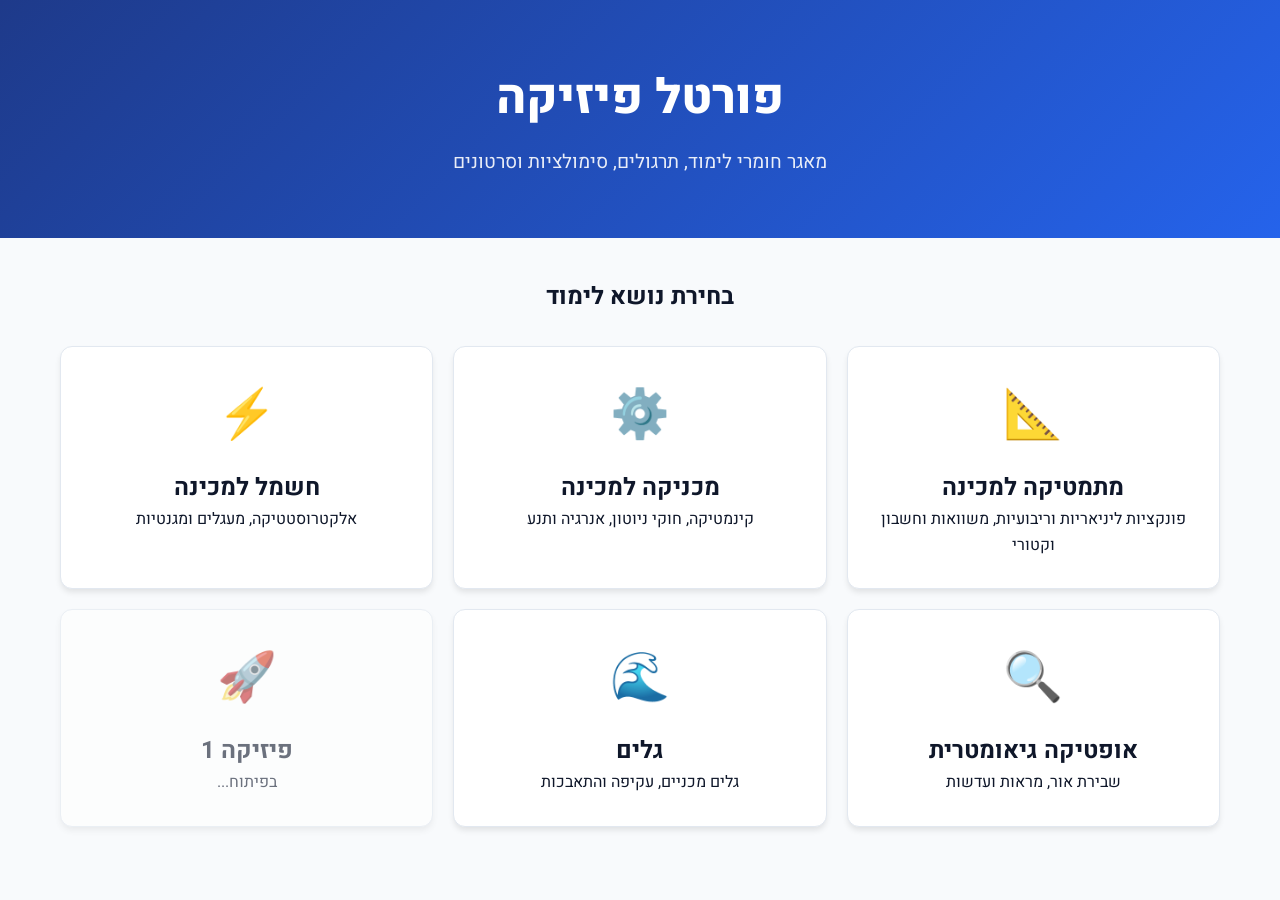
<file: index.html>
<!DOCTYPE html>
<html lang="he" dir="rtl">
<head>
    <meta charset="UTF-8">
    <meta name="viewport" content="width=device-width, initial-scale=1.0">
    <title>פורטל פיזיקה למכינה</title>
    <link href="https://fonts.googleapis.com/css2?family=Heebo:wght@300;400;600;800&display=swap" rel="stylesheet">
    <link rel="stylesheet" href="assets/style.css?v=2">
</head>
<body>
    <header class="hero-header">
        <div class="hero-content">
            <h1>פורטל פיזיקה</h1>
            <p>מאגר חומרי לימוד, תרגולים, סימולציות וסרטונים</p>
        </div>
    </header>

    <main class="container">
        <h2 class="section-title">בחירת נושא לימוד</h2>
        <div class="sectors-grid">
            <a href="math.html" class="sector-card">
                <div class="icon">📐</div>
                <h2>מתמטיקה למכינה</h2>
                <p>פונקציות ליניאריות וריבועיות, משוואות וחשבון וקטורי</p>
            </a>
            
            <a href="mechanics.html" class="sector-card active-card">
                <div class="icon">⚙️</div>
                <h2>מכניקה למכינה</h2>
                <p>קינמטיקה, חוקי ניוטון, אנרגיה ותנע</p>
            </a>
            
            <a href="electricity.html" class="sector-card">
                <div class="icon">⚡</div>
                <h2>חשמל למכינה</h2>
                <p>אלקטרוסטטיקה, מעגלים ומגנטיות</p>
            </a>

            <a href="optics.html" class="sector-card">
                <div class="icon">🔍</div>
                <h2>אופטיקה גיאומטרית</h2>
                <p>שבירת אור, מראות ועדשות</p>
            </a>

            <a href="waves.html" class="sector-card">
                <div class="icon">🌊</div>
                <h2>גלים</h2>
                <p>גלים מכניים, עקיפה והתאבכות</p>
            </a>

            <div class="sector-card disabled-card">
                <div class="icon">🚀</div>
                <h2>פיזיקה 1</h2>
                <p>בפיתוח...</p>
            </div>
        </div>
    </main>
</body>
</html>
</file>
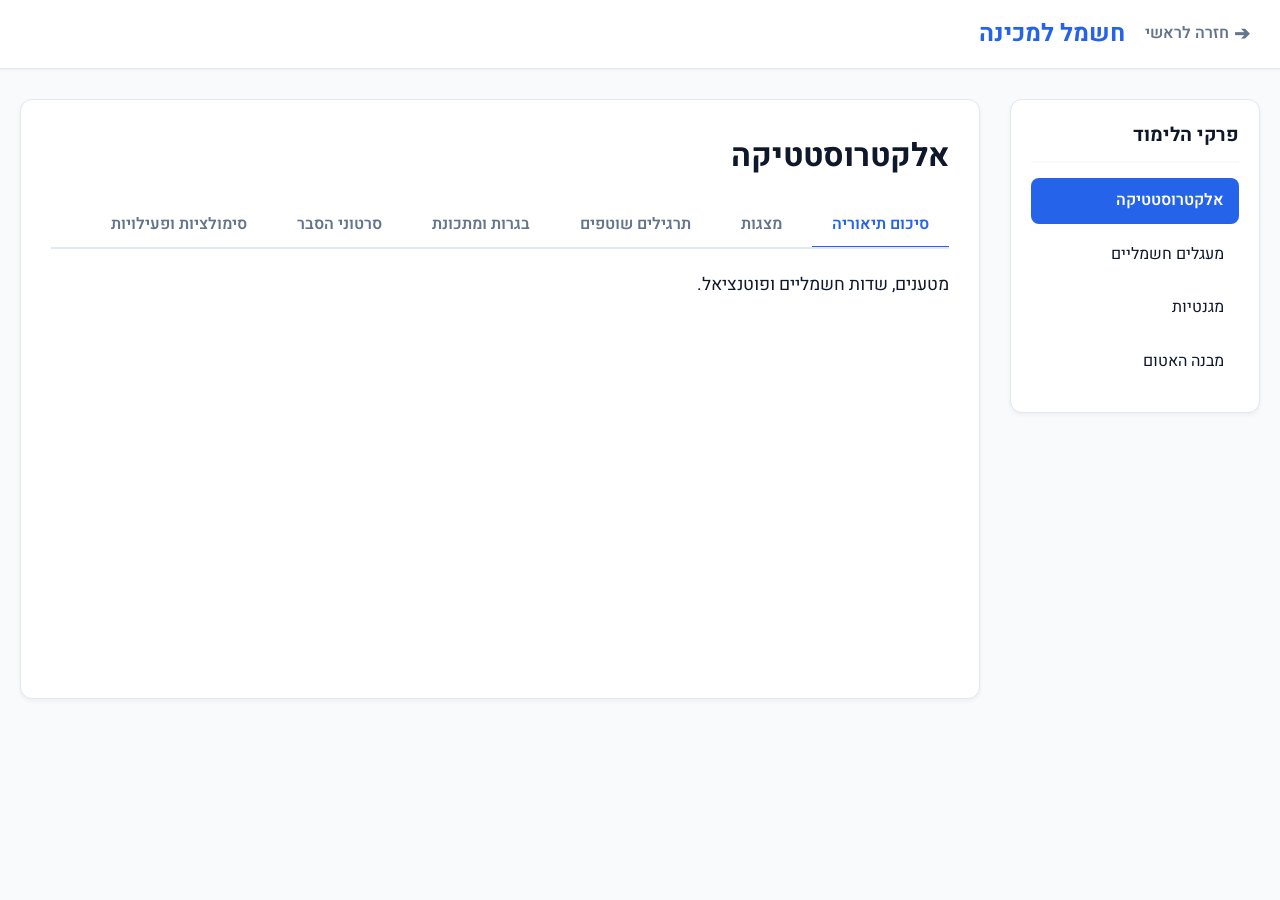
<file: electricity.html>
<!DOCTYPE html>
<html lang="he" dir="rtl">
<head>
    <meta charset="UTF-8">
    <meta name="viewport" content="width=device-width, initial-scale=1.0">
    <title>חשמל למכינה | פורטל פיזיקה</title>
    <link href="https://fonts.googleapis.com/css2?family=Heebo:wght@300;400;600;800&display=swap" rel="stylesheet">
    <link rel="stylesheet" href="assets/style.css?v=2">
</head>
<body>
    <nav class="top-nav">
        <a href="index.html" class="back-link">
            <span style="font-size: 1.2rem; margin-left: 5px;">➔</span> חזרה לראשי
        </a>
        <h1>חשמל למכינה</h1>
    </nav>

    <div class="layout-wrapper">
        <aside class="sidebar">
            <h2>פרקי הלימוד</h2>
            <ul class="chapter-list">
    <li><a href="#" class="chapter-link active" data-chapter="electrostatics">אלקטרוסטטיקה</a></li>
    <li><a href="#" class="chapter-link" data-chapter="circuits">מעגלים חשמליים</a></li>
    <li><a href="#" class="chapter-link" data-chapter="magnetism">מגנטיות</a></li>
    <li><a href="#" class="chapter-link" data-chapter="modern">מבנה האטום</a></li>
</ul>
        </aside>

        <main class="content-area">
            <h2 id="current-chapter-title">טוען נתונים...</h2>
            
            <div class="tabs-container">
                <div class="tabs-header">
                    <button class="tab-btn active" data-tab="tab-summary">סיכום תיאוריה</button>
                    <button class="tab-btn" data-tab="tab-presentations">מצגות</button>
                    <button class="tab-btn" data-tab="tab-exercises">תרגילים שוטפים</button>
                    <button class="tab-btn" data-tab="tab-exams">בגרות ומתכונת</button>
                    <button class="tab-btn" data-tab="tab-videos">סרטוני הסבר</button>
                    <button class="tab-btn" data-tab="tab-simulations">סימולציות ופעילויות</button>
                </div>

                <div class="tabs-body">
                    <div id="tab-summary" class="tab-pane active">
                        <div id="summary-content"></div>
                    </div>
                    
                    <div id="tab-presentations" class="tab-pane">
                        <div id="presentations-content"></div>
                    </div>
                    
                    <div id="tab-exercises" class="tab-pane">
                        <div id="exercises-content"></div>
                    </div>
                    
                    <div id="tab-exams" class="tab-pane">
                        <div id="exams-content"></div>
                    </div>
                    
                    <div id="tab-videos" class="tab-pane">
                        <div id="videos-content" class="video-grid"></div>
                    </div>
                    
                    <div id="tab-simulations" class="tab-pane">
                        <div id="simulations-embeds" class="video-grid" style="margin-bottom: 25px;"></div>
                        <div id="activities-content"></div>
                    </div>
                </div>
            </div>
        </main>
    </div>

    <!-- טעינת הנתונים והלוגיקה בסוף הדף -->
    <script src="data/content.js?v=18"></script>
    <script src="assets/app.js?v=9"></script>
</body>
</html>
</file>
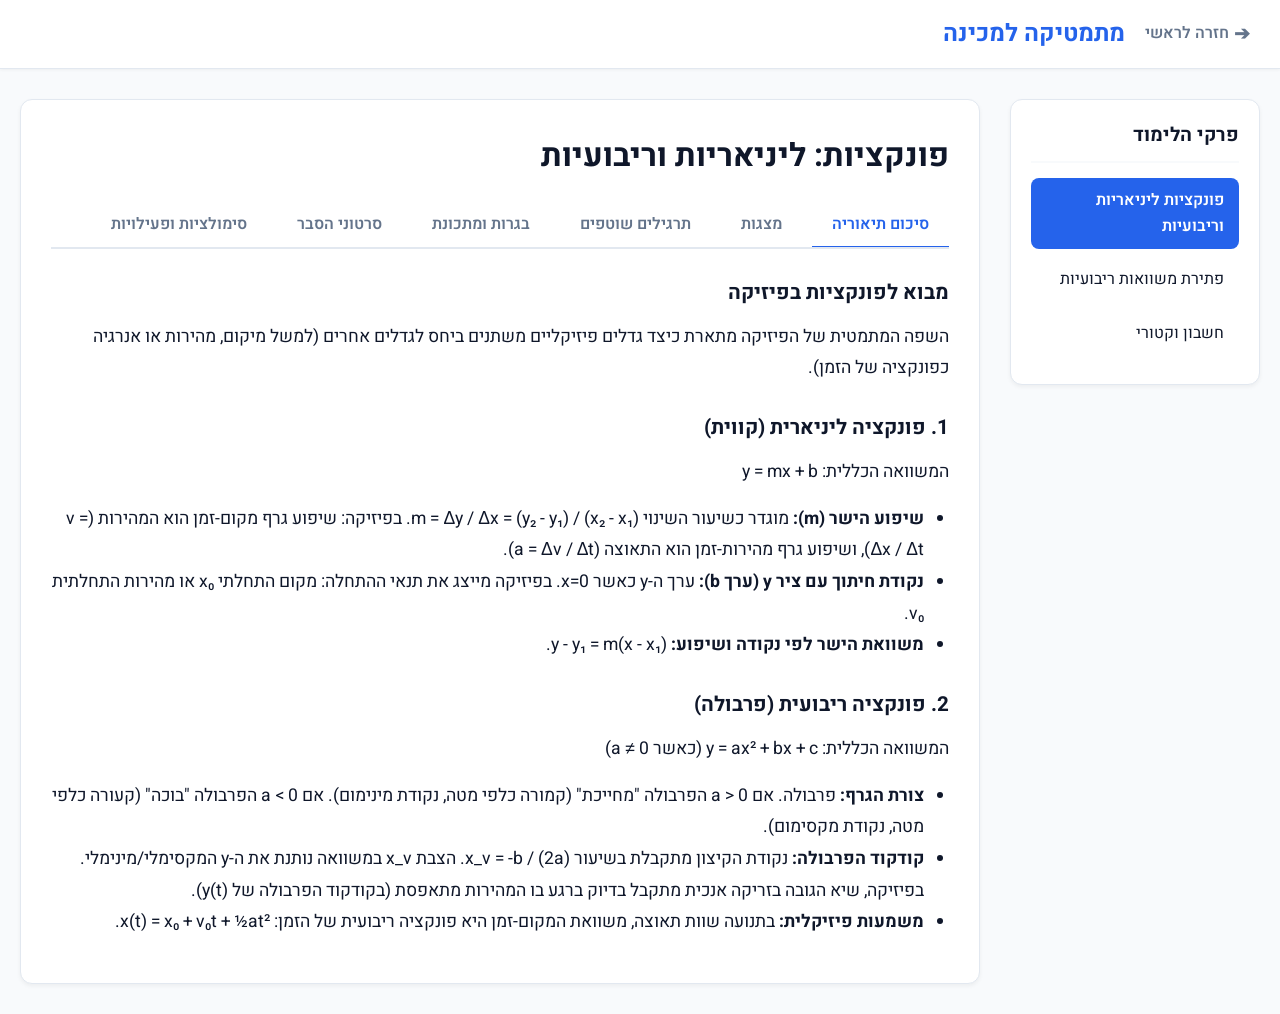
<file: math.html>
<!DOCTYPE html>
<html lang="he" dir="rtl">
<head>
    <meta charset="UTF-8">
    <meta name="viewport" content="width=device-width, initial-scale=1.0">
    <title>מתמטיקה למכינה | פורטל פיזיקה</title>
    <link href="https://fonts.googleapis.com/css2?family=Heebo:wght@300;400;600;800&display=swap" rel="stylesheet">
    <link rel="stylesheet" href="assets/style.css?v=2">
</head>
<body>
    <nav class="top-nav">
        <a href="index.html" class="back-link">
            <span style="font-size: 1.2rem; margin-left: 5px;">➔</span> חזרה לראשי
        </a>
        <h1>מתמטיקה למכינה</h1>
    </nav>

    <div class="layout-wrapper">
        <aside class="sidebar">
            <h2>פרקי הלימוד</h2>
            <ul class="chapter-list">
    <li><a href="#" class="chapter-link active" data-chapter="functions">פונקציות ליניאריות וריבועיות</a></li>
    <li><a href="#" class="chapter-link" data-chapter="quadratic_equations">פתירת משוואות ריבועיות</a></li>
    <li><a href="#" class="chapter-link" data-chapter="vectors">חשבון וקטורי</a></li>
</ul>
        </aside>

        <main class="content-area">
            <h2 id="current-chapter-title">טוען נתונים...</h2>
            
            <div class="tabs-container">
                <div class="tabs-header">
                    <button class="tab-btn active" data-tab="tab-summary">סיכום תיאוריה</button>
                    <button class="tab-btn" data-tab="tab-presentations">מצגות</button>
                    <button class="tab-btn" data-tab="tab-exercises">תרגילים שוטפים</button>
                    <button class="tab-btn" data-tab="tab-exams">בגרות ומתכונת</button>
                    <button class="tab-btn" data-tab="tab-videos">סרטוני הסבר</button>
                    <button class="tab-btn" data-tab="tab-simulations">סימולציות ופעילויות</button>
                </div>

                <div class="tabs-body">
                    <div id="tab-summary" class="tab-pane active">
                        <div id="summary-content"></div>
                    </div>
                    
                    <div id="tab-presentations" class="tab-pane">
                        <div id="presentations-content"></div>
                    </div>
                    
                    <div id="tab-exercises" class="tab-pane">
                        <div id="exercises-content"></div>
                    </div>
                    
                    <div id="tab-exams" class="tab-pane">
                        <div id="exams-content"></div>
                    </div>
                    
                    <div id="tab-videos" class="tab-pane">
                        <div id="videos-content" class="video-grid"></div>
                    </div>
                    
                    <div id="tab-simulations" class="tab-pane">
                        <div id="simulations-embeds" class="video-grid" style="margin-bottom: 25px;"></div>
                        <div id="activities-content"></div>
                    </div>
                </div>
            </div>
        </main>
    </div>

    <!-- טעינת הנתונים והלוגיקה בסוף הדף -->
    <script src="data/content.js?v=18"></script>
    <script src="assets/app.js?v=9"></script>
</body>
</html>
</file>
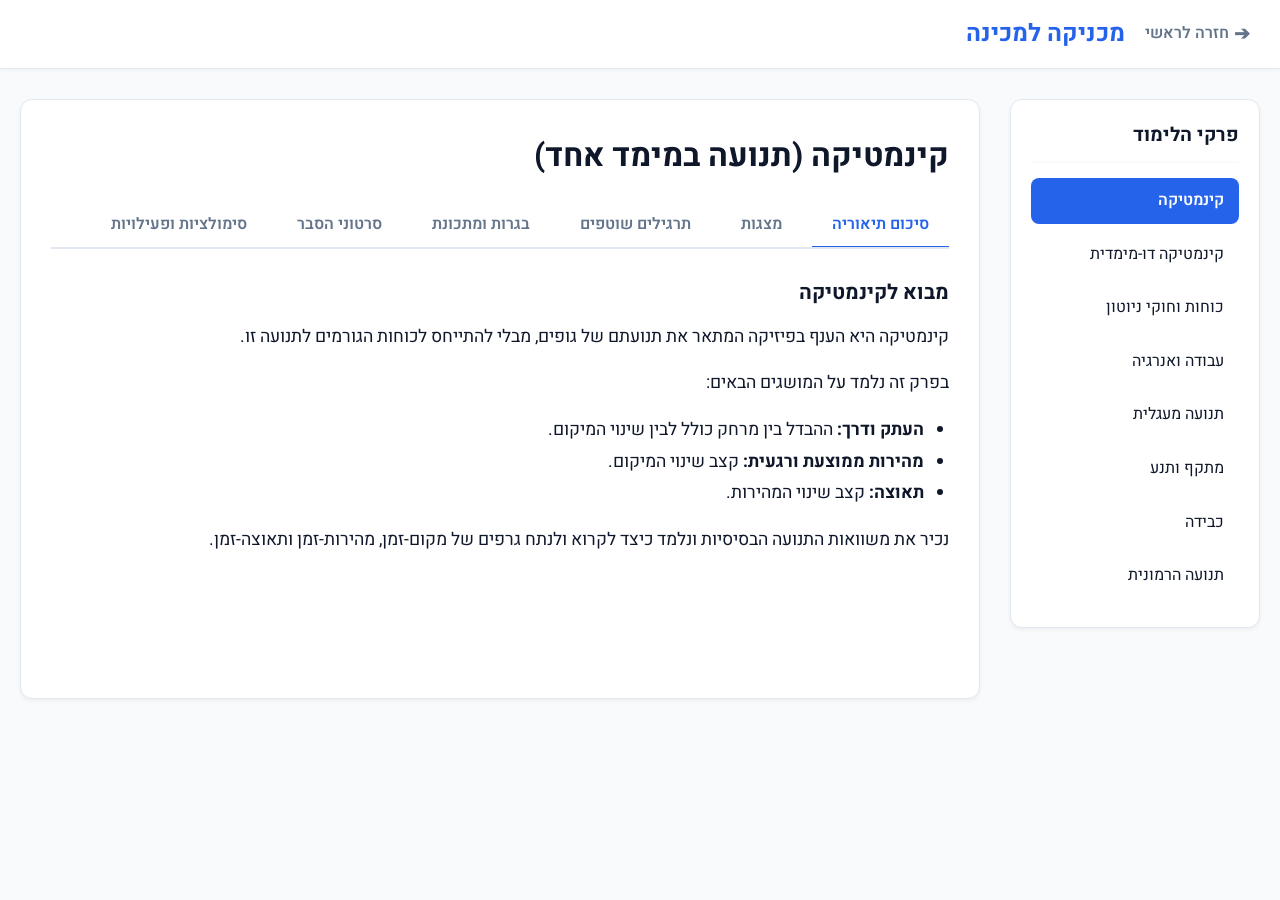
<file: mechanics.html>
<!DOCTYPE html>
<html lang="he" dir="rtl">
<head>
    <meta charset="UTF-8">
    <meta name="viewport" content="width=device-width, initial-scale=1.0">
    <title>מכניקה למכינה | פורטל פיזיקה</title>
    <link href="https://fonts.googleapis.com/css2?family=Heebo:wght@300;400;600;800&display=swap" rel="stylesheet">
    <link rel="stylesheet" href="assets/style.css?v=2">
</head>
<body>
    <nav class="top-nav">
        <a href="index.html" class="back-link">
            <span style="font-size: 1.2rem; margin-left: 5px;">➔</span> חזרה לראשי
        </a>
        <h1>מכניקה למכינה</h1>
    </nav>

    <div class="layout-wrapper">
        <aside class="sidebar">
            <h2>פרקי הלימוד</h2>
            <ul class="chapter-list">
                <li><a href="#" class="chapter-link active" data-chapter="kinematics">קינמטיקה</a></li>
                <li><a href="#" class="chapter-link" data-chapter="kinematics2d">קינמטיקה דו-מימדית</a></li>
                <li><a href="#" class="chapter-link" data-chapter="newton">כוחות וחוקי ניוטון</a></li>
                <li><a href="#" class="chapter-link" data-chapter="energy">עבודה ואנרגיה</a></li>
                <li><a href="#" class="chapter-link" data-chapter="circular">תנועה מעגלית</a></li>
                <li><a href="#" class="chapter-link" data-chapter="momentum">מתקף ותנע</a></li>
                <li><a href="#" class="chapter-link" data-chapter="gravity">כבידה</a></li>
                <li><a href="#" class="chapter-link" data-chapter="harmonic">תנועה הרמונית</a></li>
            </ul>
        </aside>

        <main class="content-area">
            <h2 id="current-chapter-title">טוען נתונים...</h2>
            
            <div class="tabs-container">
                <div class="tabs-header">
                    <button class="tab-btn active" data-tab="tab-summary">סיכום תיאוריה</button>
                    <button class="tab-btn" data-tab="tab-presentations">מצגות</button>
                    <button class="tab-btn" data-tab="tab-exercises">תרגילים שוטפים</button>
                    <button class="tab-btn" data-tab="tab-exams">בגרות ומתכונת</button>
                    <button class="tab-btn" data-tab="tab-videos">סרטוני הסבר</button>
                    <button class="tab-btn" data-tab="tab-simulations">סימולציות ופעילויות</button>
                </div>

                <div class="tabs-body">
                    <div id="tab-summary" class="tab-pane active">
                        <div id="summary-content"></div>
                    </div>
                    
                    <div id="tab-presentations" class="tab-pane">
                        <div id="presentations-content"></div>
                    </div>
                    
                    <div id="tab-exercises" class="tab-pane">
                        <div id="exercises-content"></div>
                    </div>
                    
                    <div id="tab-exams" class="tab-pane">
                        <div id="exams-content"></div>
                    </div>
                    
                    <div id="tab-videos" class="tab-pane">
                        <div id="videos-content" class="video-grid"></div>
                    </div>
                    
                    <div id="tab-simulations" class="tab-pane">
                        <div id="simulations-embeds" class="video-grid" style="margin-bottom: 25px;"></div>
                        <div id="activities-content"></div>
                    </div>
                </div>
            </div>
        </main>
    </div>

    <!-- טעינת הנתונים והלוגיקה בסוף הדף -->
    <script src="data/content.js?v=18"></script>
    <script src="assets/app.js?v=9"></script>
</body>
</html>
</file>
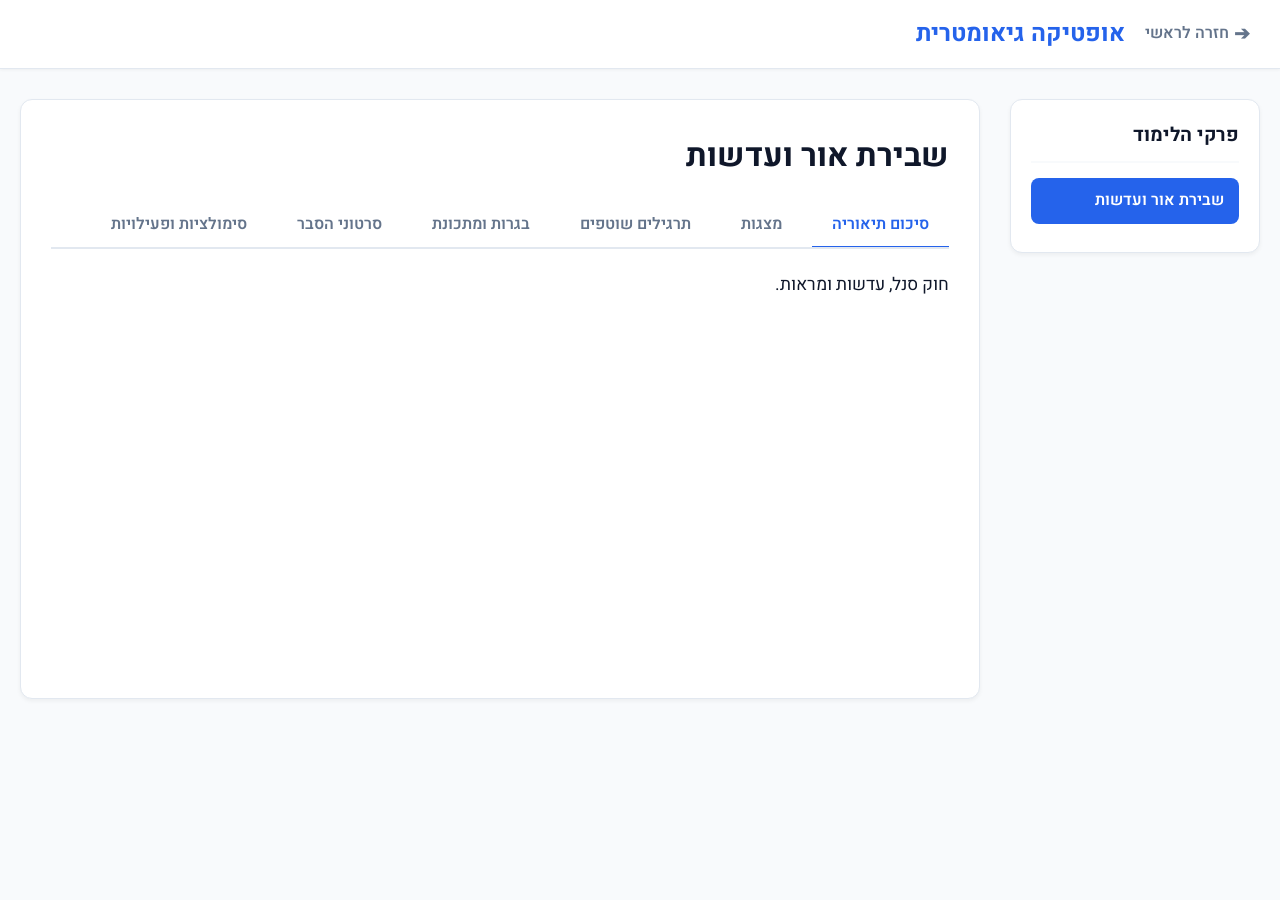
<file: optics.html>
<!DOCTYPE html>
<html lang="he" dir="rtl">
<head>
    <meta charset="UTF-8">
    <meta name="viewport" content="width=device-width, initial-scale=1.0">
    <title>אופטיקה גיאומטרית | פורטל פיזיקה</title>
    <link href="https://fonts.googleapis.com/css2?family=Heebo:wght@300;400;600;800&display=swap" rel="stylesheet">
    <link rel="stylesheet" href="assets/style.css?v=2">
</head>
<body>
    <nav class="top-nav">
        <a href="index.html" class="back-link">
            <span style="font-size: 1.2rem; margin-left: 5px;">➔</span> חזרה לראשי
        </a>
        <h1>אופטיקה גיאומטרית</h1>
    </nav>

    <div class="layout-wrapper">
        <aside class="sidebar">
            <h2>פרקי הלימוד</h2>
            <ul class="chapter-list">
    <li><a href="#" class="chapter-link active" data-chapter="refraction">שבירת אור ועדשות</a></li>
</ul>
        </aside>

        <main class="content-area">
            <h2 id="current-chapter-title">טוען נתונים...</h2>
            
            <div class="tabs-container">
                <div class="tabs-header">
                    <button class="tab-btn active" data-tab="tab-summary">סיכום תיאוריה</button>
                    <button class="tab-btn" data-tab="tab-presentations">מצגות</button>
                    <button class="tab-btn" data-tab="tab-exercises">תרגילים שוטפים</button>
                    <button class="tab-btn" data-tab="tab-exams">בגרות ומתכונת</button>
                    <button class="tab-btn" data-tab="tab-videos">סרטוני הסבר</button>
                    <button class="tab-btn" data-tab="tab-simulations">סימולציות ופעילויות</button>
                </div>

                <div class="tabs-body">
                    <div id="tab-summary" class="tab-pane active">
                        <div id="summary-content"></div>
                    </div>
                    
                    <div id="tab-presentations" class="tab-pane">
                        <div id="presentations-content"></div>
                    </div>
                    
                    <div id="tab-exercises" class="tab-pane">
                        <div id="exercises-content"></div>
                    </div>
                    
                    <div id="tab-exams" class="tab-pane">
                        <div id="exams-content"></div>
                    </div>
                    
                    <div id="tab-videos" class="tab-pane">
                        <div id="videos-content" class="video-grid"></div>
                    </div>
                    
                    <div id="tab-simulations" class="tab-pane">
                        <div id="simulations-embeds" class="video-grid" style="margin-bottom: 25px;"></div>
                        <div id="activities-content"></div>
                    </div>
                </div>
            </div>
        </main>
    </div>

    <!-- טעינת הנתונים והלוגיקה בסוף הדף -->
    <script src="data/content.js?v=18"></script>
    <script src="assets/app.js?v=9"></script>
</body>
</html>
</file>
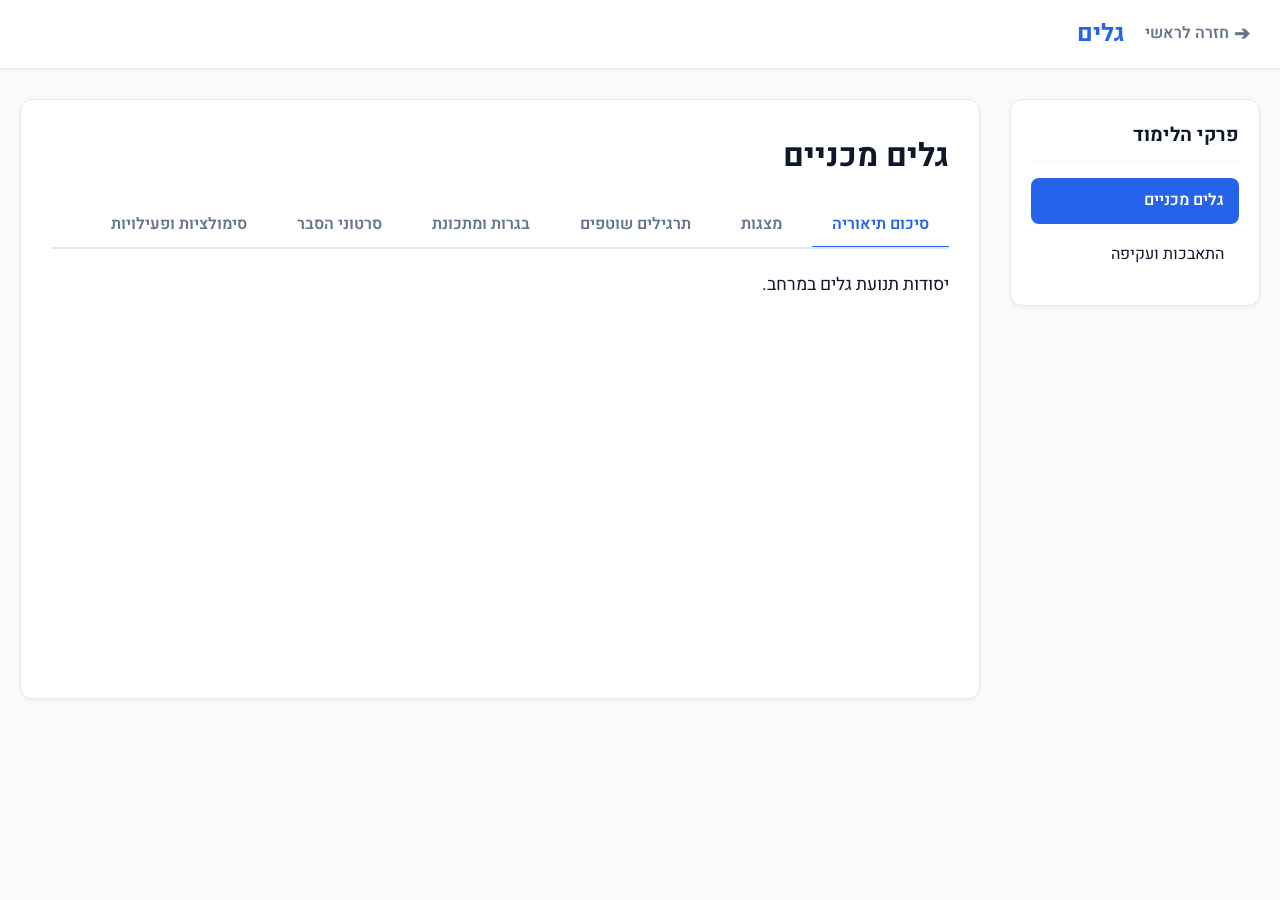
<file: waves.html>
<!DOCTYPE html>
<html lang="he" dir="rtl">
<head>
    <meta charset="UTF-8">
    <meta name="viewport" content="width=device-width, initial-scale=1.0">
    <title>גלים | פורטל פיזיקה</title>
    <link href="https://fonts.googleapis.com/css2?family=Heebo:wght@300;400;600;800&display=swap" rel="stylesheet">
    <link rel="stylesheet" href="assets/style.css?v=2">
</head>
<body>
    <nav class="top-nav">
        <a href="index.html" class="back-link">
            <span style="font-size: 1.2rem; margin-left: 5px;">➔</span> חזרה לראשי
        </a>
        <h1>גלים</h1>
    </nav>

    <div class="layout-wrapper">
        <aside class="sidebar">
            <h2>פרקי הלימוד</h2>
            <ul class="chapter-list">
    <li><a href="#" class="chapter-link active" data-chapter="mechanical_waves">גלים מכניים</a></li>
    <li><a href="#" class="chapter-link" data-chapter="interference">התאבכות ועקיפה</a></li>
</ul>
        </aside>

        <main class="content-area">
            <h2 id="current-chapter-title">טוען נתונים...</h2>
            
            <div class="tabs-container">
                <div class="tabs-header">
                    <button class="tab-btn active" data-tab="tab-summary">סיכום תיאוריה</button>
                    <button class="tab-btn" data-tab="tab-presentations">מצגות</button>
                    <button class="tab-btn" data-tab="tab-exercises">תרגילים שוטפים</button>
                    <button class="tab-btn" data-tab="tab-exams">בגרות ומתכונת</button>
                    <button class="tab-btn" data-tab="tab-videos">סרטוני הסבר</button>
                    <button class="tab-btn" data-tab="tab-simulations">סימולציות ופעילויות</button>
                </div>

                <div class="tabs-body">
                    <div id="tab-summary" class="tab-pane active">
                        <div id="summary-content"></div>
                    </div>
                    
                    <div id="tab-presentations" class="tab-pane">
                        <div id="presentations-content"></div>
                    </div>
                    
                    <div id="tab-exercises" class="tab-pane">
                        <div id="exercises-content"></div>
                    </div>
                    
                    <div id="tab-exams" class="tab-pane">
                        <div id="exams-content"></div>
                    </div>
                    
                    <div id="tab-videos" class="tab-pane">
                        <div id="videos-content" class="video-grid"></div>
                    </div>
                    
                    <div id="tab-simulations" class="tab-pane">
                        <div id="simulations-embeds" class="video-grid" style="margin-bottom: 25px;"></div>
                        <div id="activities-content"></div>
                    </div>
                </div>
            </div>
        </main>
    </div>

    <!-- טעינת הנתונים והלוגיקה בסוף הדף -->
    <script src="data/content.js?v=18"></script>
    <script src="assets/app.js?v=9"></script>
</body>
</html>
</file>
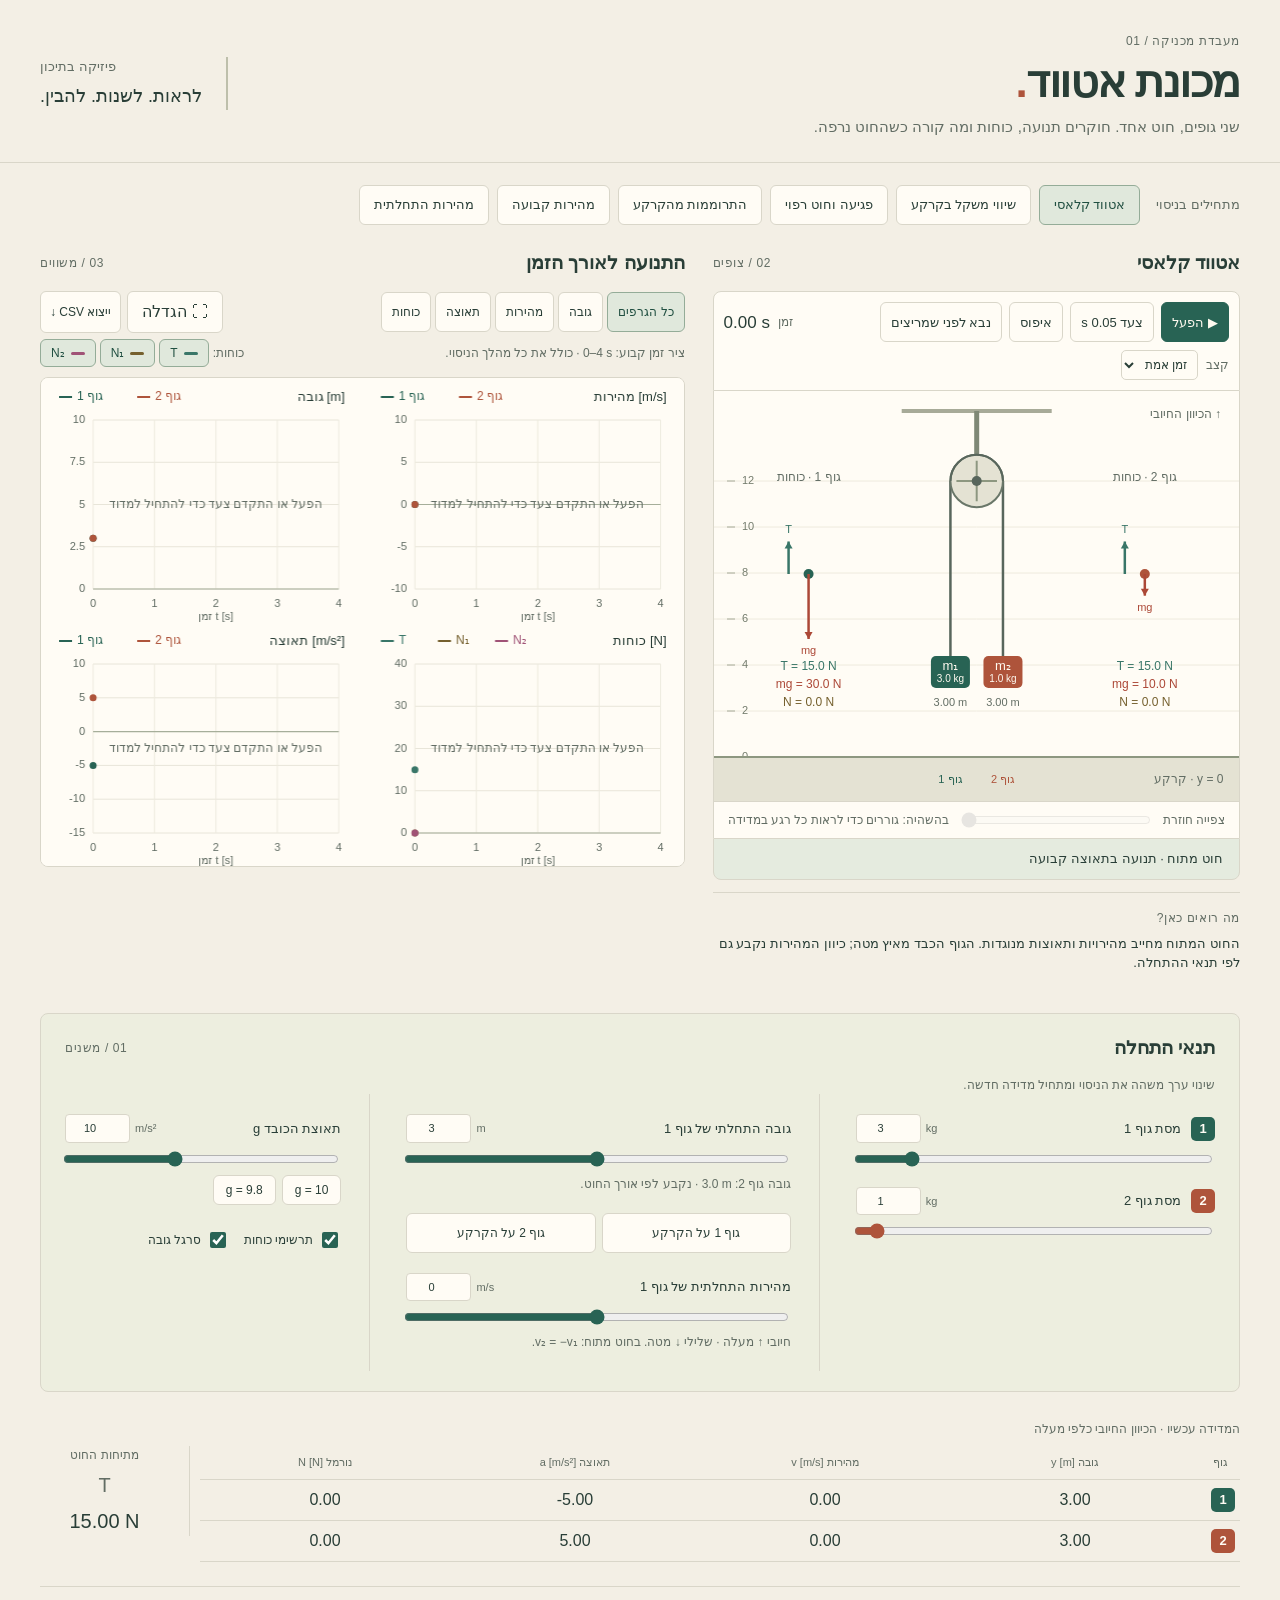
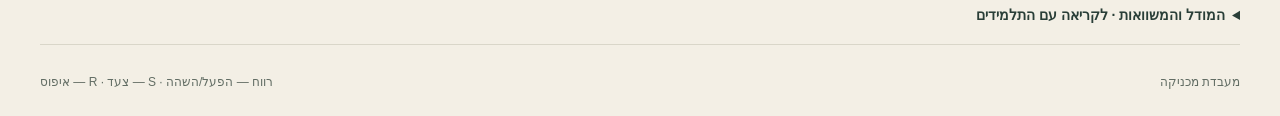
<file: Atwood/atwood-lab.html>
<!doctype html>
<html lang="he" dir="rtl">
<head><meta charset="utf-8"><meta name="viewport" content="width=device-width, initial-scale=1">
<title>מכונת אטווד · מעבדת מכניקה</title><style>
:root{--paper:#f3efe5;--surface:#fffcf5;--ink:#293e37;--muted:#626d64;--line:#d9d6c9;--green:#286354;--clay:#ae543b;--color-m1:#286354;--color-m2:#ae543b}
*{box-sizing:border-box}body{margin:0;background:var(--paper);color:var(--ink);font-family:"Segoe UI",Arial,sans-serif;line-height:1.5}button,input,select{font:inherit}button,select{cursor:pointer}button{background:var(--surface);color:var(--ink);border:1px solid var(--line);border-radius:6px;padding:8px 14px;min-height:40px;transition:background .15s}button:hover{background:#e9eadf}button.active,button[aria-pressed=true]{background:#e0e8dc;border-color:#94ac98;color:#204f41}button:disabled{opacity:.5;cursor:default}:focus-visible{outline:3px solid #c17d35;outline-offset:3px}button.btn-primary{background:var(--green);border-color:var(--green);color:#fffaf0}button.btn-primary:hover{background:#204f41}.app-header{max-width:1450px;margin:auto;padding:28px 40px 23px;display:flex;align-items:center;justify-content:space-between;gap:24px;border-bottom:1px solid var(--line)}.eyebrow{font-size:12px;letter-spacing:.05em;color:var(--muted)}h1{font-size:44px;line-height:1.1;margin:6px 0 10px;font-weight:650;letter-spacing:-1.5px}.title-dot{color:var(--clay)}.brand p{margin:0;color:var(--muted);font-size:15px}.header-note{text-align:left;border-right:2px solid #bdbfab;padding-right:24px}.header-note span,.header-note strong{display:block}.header-note span{color:var(--muted);font-size:13px}.header-note strong{font-size:18px;font-weight:500;margin-top:6px}main{max-width:1450px;margin:auto;padding:22px 40px 0}.presets-bar{display:flex;flex-wrap:wrap;align-items:center;gap:8px;margin-bottom:24px}.presets-label{font-size:13px;color:var(--muted);margin-left:8px}.preset-btn{font-size:13px}.workspace{display:grid;grid-template-columns:300px minmax(0,1fr);gap:30px}.controls-sidebar{padding:0 0 8px 28px;border-left:1px solid var(--line);min-width:0}.section-heading{display:flex;align-items:center;justify-content:space-between;gap:16px;margin-bottom:14px}h2{font-size:19px;font-weight:600;margin:0}h3{font-size:16px;font-weight:600;margin:0 0 8px}.hint{font-size:12px;color:var(--muted);margin:8px 0 15px}.control-group{margin:20px 0}.control-header{display:flex;align-items:center;justify-content:space-between;gap:8px;margin-bottom:8px}.control-header label{font-size:13px}.body-mark{display:inline-flex;align-items:center;justify-content:center;width:24px;height:24px;border-radius:5px;color:var(--surface);font-size:13px;font-weight:650;margin-left:6px}.m1{background:var(--green)}.m2{background:var(--clay)}.control-input-wrap{display:flex;align-items:center;direction:ltr;gap:5px;font-size:11px;color:var(--muted)}input[type=number]{width:65px;padding:5px 3px;border:1px solid var(--line);border-radius:4px;background:var(--surface);color:var(--ink);text-align:center;direction:ltr;font-variant-numeric:tabular-nums}input[type=range]{display:block;width:100%;accent-color:var(--green);direction:ltr;cursor:pointer}#sliderM2{accent-color:var(--clay)}input[type=checkbox]{accent-color:var(--green);width:16px;height:16px}.quick-buttons{display:flex;gap:6px;margin-top:8px}.quick-buttons button{font-size:12px;min-height:30px;padding:3px 12px}.ground-actions{display:flex;gap:6px}.ground-actions button{font-size:12px;padding:7px 9px;flex:1}hr{border:0;border-top:1px solid var(--line);margin:22px 0}.display-options{display:flex;flex-wrap:wrap;gap:15px;font-size:12px}.display-options label{display:flex;gap:5px;align-items:center}.notice{background:#f6e5ce;color:#744719;font-size:12px;border-right:3px solid #ba7c38;padding:10px}.experiment{min-width:0}.sim-toolbar{display:flex;align-items:center;flex-wrap:wrap;gap:16px;background:var(--surface);padding:12px 16px;border:1px solid var(--line);border-radius:8px 8px 0 0}.action-buttons{display:flex;gap:7px}.action-buttons button{font-size:13px}.speed-control{font-size:12px;color:var(--muted);display:flex;gap:8px;align-items:center}select{padding:6px;background:var(--surface);color:var(--ink);border:1px solid var(--line);border-radius:5px}.time-readout{display:flex;align-items:center;gap:8px;margin-right:auto;font-size:12px;color:var(--muted)}.time-readout bdi{font-size:20px;color:var(--ink);font-variant-numeric:tabular-nums}.canvas-container{height:410px;position:relative;border-left:1px solid var(--line);border-right:1px solid var(--line);background:var(--surface)}canvas{display:block;width:100%;height:100%}.direction-note{position:absolute;right:18px;top:14px;font-size:12px;color:var(--muted)}.status-badge{padding:10px 16px;border:1px solid var(--line);border-radius:0 0 8px 8px;background:#e5ebdf;font-size:13px}.status-slack{background:#f5e5d2;color:#774626}.status-limit{background:#f5e5d2;color:#774626}.measurement-table{display:flex;align-items:center;gap:20px;margin-top:18px}table{border-collapse:collapse;width:100%;font-size:13px;table-layout:fixed}caption{text-align:right;font-size:12px;color:var(--muted);margin-bottom:8px}th,td{padding:8px 4px;text-align:center;border-bottom:1px solid var(--line)}thead th{font-size:11px;font-weight:500;color:var(--muted)}tbody td{direction:ltr;font-variant-numeric:tabular-nums;font-size:16px}th:first-child{width:40px}.tension-readout{flex:0 0 135px;border-right:1px solid var(--line);padding-right:20px;text-align:center}.tension-readout span{display:block;font-size:12px;color:var(--muted)}.tension-readout bdi{display:block;font-size:25px;margin-top:8px;font-variant-numeric:tabular-nums}.learning-note{display:flex;align-items:baseline;gap:16px;margin-top:18px;padding:12px 0;border-top:1px solid var(--line)}.learning-note .eyebrow{flex-shrink:0}.learning-note p{margin:0;font-size:13px;color:var(--ink)}.graphs-section{margin-top:34px;padding-top:25px;border-top:1px solid var(--line)}.graphs-header{display:flex;align-items:center;justify-content:space-between;gap:14px;flex-wrap:wrap}.graph-tabs{display:flex;gap:5px}.graph-tabs button{font-size:13px}#btnExportCSV{font-size:12px}.graph-canvas-container{height:510px;background:var(--surface);border:1px solid var(--line);border-radius:8px;overflow:hidden}.theory-section{margin:24px 0;border-top:1px solid var(--line);border-bottom:1px solid var(--line);padding:18px 0}.theory-section summary{cursor:pointer;font-size:14px;font-weight:600}.theory-content{display:grid;grid-template-columns:1fr 1fr;gap:40px;margin-top:22px}.theory-content p{font-size:13px;color:var(--muted)}.formula{direction:ltr;text-align:left;font-size:15px;font-family:Consolas,monospace;background:var(--surface);padding:10px;margin-top:8px;overflow-wrap:anywhere}footer{display:flex;justify-content:space-between;color:var(--muted);font-size:12px;padding:4px 0 25px}bdi{font-variant-numeric:tabular-nums}
@media(min-width:1500px){.canvas-container{height:460px}}
@media(max-width:1050px){main{padding:20px 24px 0}.app-header{padding:25px 24px}.workspace{grid-template-columns:260px minmax(0,1fr);gap:20px}.controls-sidebar{padding-left:20px}.measurement-table{gap:8px}.tension-readout{flex-basis:100px;padding-right:8px}.sim-toolbar{gap:10px}.time-readout{margin-right:0}.header-note{display:none}}
@media(max-width:760px){h1{font-size:36px}.app-header{padding:23px 18px}.brand p{font-size:13px}main{padding:18px 16px 0}.workspace{display:flex;flex-direction:column}.controls-sidebar{border:1px solid var(--line);border-radius:8px;padding:16px;background:#edeedf;order:2}.experiment{order:1}.presets-label{width:100%}.preset-btn{flex:1 1 135px}.canvas-container{height:400px}.sim-toolbar{padding:10px}.time-readout{margin-right:auto}.measurement-table{flex-wrap:wrap}.tension-readout{border:0;display:flex;align-items:center;gap:15px;padding:0}.tension-readout bdi{margin:0;font-size:21px}.learning-note{display:block}.learning-note p{margin-top:5px}.theory-content{grid-template-columns:1fr;gap:20px}footer{gap:16px;flex-wrap:wrap}.graph-canvas-container{height:590px}.graphs-section{margin-top:25px}}
@media(max-width:380px){.action-buttons button{padding:7px 9px;font-size:12px}.graph-tabs{width:100%}.graph-tabs button{flex:1;padding:7px}tbody td{font-size:14px}.measurement-table{gap:12px}.section-heading .eyebrow{font-size:10px}}


/* Simultaneous motion and live graphs on classroom / laptop screens. */
@media (min-width:761px){
  main,.app-header{max-width:1650px}
  .workspace{grid-template-columns:240px minmax(0,1fr) minmax(0,1fr);gap:22px;align-items:start}
  .controls-sidebar{padding-left:20px}
  .experiment{grid-column:2;grid-row:1}
  .graphs-section{grid-column:3;grid-row:1;margin:0;padding:0;border:0;min-width:0}
  .sim-toolbar{display:grid;grid-template-columns:1fr auto;gap:8px;padding:10px}
  .action-buttons{grid-column:1;grid-row:1}
  .action-buttons button{padding:7px 10px}
  .time-readout{grid-column:2;grid-row:1;margin:0}
  .time-readout bdi{font-size:17px}
  .speed-control{grid-column:1/-1;grid-row:2}
  .canvas-container{height:clamp(310px,calc(100dvh - 430px),410px)}
  .graphs-header{gap:8px}
  .graph-tabs{gap:4px}
  .graph-tabs button{padding:7px 10px;font-size:12px}
  #btnExportCSV{padding:7px 9px}
  .graph-canvas-container{height:clamp(360px,calc(100dvh - 410px),510px)}
  .measurement-table{flex-wrap:wrap;gap:10px;margin-top:12px}
  .tension-readout{flex:auto;border:0;padding:0;display:flex;align-items:center;gap:12px;text-align:right}
  .tension-readout bdi{margin:0;font-size:20px}
  .learning-note{display:block;margin-top:12px}
  .learning-note p{margin-top:5px}
}
@media (min-width:761px) and (max-width:1150px){
  .workspace{grid-template-columns:repeat(2,minmax(0,1fr));gap:24px}
  .experiment{grid-column:1;grid-row:1}
  .graphs-section{grid-column:2;grid-row:1}
  .controls-sidebar{grid-column:1/-1;grid-row:2;border:1px solid var(--line);border-radius:8px;padding:20px;max-width:560px;width:100%;justify-self:center;background:#edeedf}
}
@media (min-width:761px) and (max-height:820px){
  .app-header{padding:14px 24px}
  h1{font-size:34px;margin:4px 0 6px}
  .brand p{font-size:13px}
  main{padding-top:14px}
  .presets-bar{margin-bottom:14px}
  .section-heading{margin-bottom:8px}
  .graph-subbar{margin:4px 0 6px}
  .graph-canvas-container{height:clamp(280px,calc(100dvh - 380px),440px)}
}
@media (max-width:760px){
  .graphs-section{order:2;min-width:0;width:100%;margin-top:14px}
  .controls-sidebar{order:3;margin-top:12px}
}

@media (min-width:761px) and (max-width:1050px){
  .presets-label{display:none}
  .preset-btn{font-size:12px;padding:6px 10px;min-height:34px}
  .presets-bar{gap:6px}
}


/* Parameters below; reserve the upper workspace for motion and larger plots. */
@media(min-width:761px){
  .workspace{grid-template-columns:minmax(0,.9fr) minmax(0,1.1fr);gap:28px}
  .experiment{grid-column:1;grid-row:1}
  .graphs-section{grid-column:2;grid-row:1}
  .controls-sidebar{grid-column:1/-1;grid-row:2;border:1px solid var(--line);border-radius:8px;padding:20px 24px;max-width:none;width:100%;background:#edeedf;justify-self:stretch}
  .controls-sidebar>.hint{margin-bottom:0}
  .settings-grid{display:grid;grid-template-columns:1fr 1.15fr .85fr;gap:36px}
  .settings-group{min-width:0}
  .settings-group+.settings-group{border-right:1px solid var(--line);padding-right:28px}
  .settings-group .display-options{margin-top:24px}
}
@media(min-width:761px) and (max-width:1000px){
  .workspace{grid-template-columns:repeat(2,minmax(0,1fr));gap:22px}
  .settings-grid{gap:20px}
  .settings-group+.settings-group{padding-right:16px}
}
@media(max-width:760px){
  .settings-grid{display:block}
}

@media(min-width:761px){
  .graph-canvas-container{height:clamp(300px,calc(100dvh - 410px),490px)}
}

@media(min-width:761px) and (max-width:1050px){
  .graph-actions button{padding:6px 9px;font-size:12px;min-height:34px}
  .graph-tabs button{padding:6px 8px;font-size:12px}
  .series-btn{padding:2px 7px;font-size:11px}
}


/* Live numerical measurements follow the experiment parameters. */
.measurements-section{min-width:0}
.measurements-section .measurement-table{margin-top:0}
@media(min-width:761px){
  .measurements-section{grid-column:1/-1;grid-row:3}
  .measurements-section .measurement-table{flex-wrap:nowrap}
  .measurements-section .tension-readout{flex:0 0 150px;display:block;border-right:1px solid var(--line);padding-right:20px;text-align:center}
  .measurements-section .tension-readout bdi{margin-top:6px}
}
@media(max-width:760px){
  .measurements-section{order:4}
}

/* Replay scrubber between the machine and its status line. */
.replay-bar{display:flex;align-items:center;gap:10px;padding:8px 14px;background:var(--surface);border:1px solid var(--line);border-bottom:0;font-size:12px;color:var(--muted)}
.replay-bar label{flex-shrink:0}
.replay-bar input[type=range]{flex:1;min-width:80px}
.replay-bar input[type=range]:disabled{opacity:.45;cursor:default}
.replay-bar button{font-size:12px;min-height:30px;padding:3px 10px;flex-shrink:0}
.replay-hint{flex-shrink:0}
@media(max-width:1150px){.replay-hint{display:none}}

/* Graph controls: force toggles and full-window graphs. */
.graph-actions{display:flex;gap:6px}
.graph-subbar{display:flex;align-items:center;justify-content:space-between;flex-wrap:wrap;gap:6px 12px;margin:6px 0 10px}
.graph-subbar .hint{margin:0}
.series-toggles{display:flex;align-items:center;gap:4px;font-size:12px;color:var(--muted)}
.series-toggles[hidden]{display:none}
.series-btn{display:inline-flex;align-items:center;gap:6px;min-height:28px;padding:2px 10px;font-size:12px}
.series-btn i{display:inline-block;width:14px;height:3px;border-radius:2px;background:var(--c)}
.series-btn[aria-pressed=false]{background:var(--surface);border-color:var(--line);color:var(--muted);text-decoration:line-through;opacity:.65}
.series-btn[aria-pressed=false] i{background:#c9c6b8}
body.graphs-open{overflow:hidden}
.graphs-section.expanded{position:fixed;inset:0;z-index:50;margin:0;padding:16px 24px;border:0;background:var(--paper);display:flex;flex-direction:column}
.graphs-section.expanded .graph-canvas-container{flex:1;min-height:0;height:auto}

/* Predict-before-you-run panel. */
.predict-panel{background:var(--surface);border:1px solid var(--line);border-bottom:0;padding:10px 14px;font-size:13px}
.predict-panel[hidden]{display:none}
.predict-intro{margin:0 0 8px}
.predict-fields{display:flex;flex-wrap:wrap;gap:8px 20px}
.predict-fields label{display:flex;align-items:center;gap:8px;font-size:12px;color:var(--muted)}
.predict-result{margin:10px 0 0;padding:8px 10px;background:#e5ebdf;border-right:3px solid var(--green);font-size:13px}
.predict-result[hidden]{display:none}

/* Embedded in the site's iframe (800×600): no title block, one compact experiment row, graph on the "height" tab. */
body.embed .app-header,body.embed footer,body.embed .section-heading,body.embed .learning-note,body.embed .direction-note{display:none}
body.embed main{padding:8px 10px 0}
body.embed .presets-bar{flex-wrap:nowrap;overflow-x:auto;gap:5px;margin-bottom:8px;padding-bottom:2px}
body.embed .presets-label{display:none}
body.embed .preset-btn{font-size:12px;padding:4px 9px;min-height:30px;white-space:nowrap;flex:0 0 auto}
body.embed .sim-toolbar{padding:6px 8px;gap:6px}
body.embed .action-buttons{flex-wrap:wrap}
body.embed .action-buttons button{padding:5px 9px;min-height:32px;font-size:12px}
body.embed .replay-bar{padding:4px 10px}
body.embed .replay-bar button{min-height:26px}
body.embed .status-badge{padding:6px 10px;font-size:12px}
body.embed .graph-subbar{margin:4px 0 6px}
body.embed .graph-subbar .hint{font-size:11px}
body.embed .graph-tabs button,body.embed .graph-actions button{padding:4px 8px;min-height:30px;font-size:12px}
body.embed .measurement-table,body.embed .measurements-section{margin-top:8px}
@media(min-width:761px){
 body.embed .workspace{gap:12px}
 body.embed .sim-toolbar{grid-template-columns:1fr auto auto}
 body.embed .speed-control{grid-column:2;grid-row:1}
 body.embed .time-readout{grid-column:3}
 body.embed .canvas-container{height:clamp(240px,calc(100dvh - 230px),520px)}
 body.embed .graph-canvas-container{height:clamp(240px,calc(100dvh - 175px),520px)}
}


</style></head>
<body>
<header class="app-header">
  <div class="brand"><span class="eyebrow">מעבדת מכניקה / 01</span><h1>מכונת אטווד<span class="title-dot">.</span></h1>
  <p>שני גופים, חוט אחד. חוקרים תנועה, כוחות ומה קורה כשהחוט נרפה.</p></div>
  <div class="header-note"><span>פיזיקה בתיכון</span><strong>לראות. לשנות. להבין.</strong></div>
</header>
<main>
<nav class="presets-bar" aria-label="בחירת ניסוי">
<span class="presets-label">מתחילים בניסוי</span>
<button class="preset-btn active" data-preset="classic" aria-pressed="true">אטווד קלאסי</button>
<button class="preset-btn" data-preset="ground_equilibrium" aria-pressed="false">שיווי משקל בקרקע</button>
<button class="preset-btn" data-preset="ground_impact" aria-pressed="false">פגיעה וחוט רפוי</button>
<button class="preset-btn" data-preset="liftoff" aria-pressed="false">התרוממות מהקרקע</button>
<button class="preset-btn" data-preset="equal_velocity" aria-pressed="false">מהירות קבועה</button>
<button class="preset-btn" data-preset="downward_push" aria-pressed="false">מהירות התחלתית</button>
</nav>
<div class="workspace">

<section class="experiment" aria-label="הדמיה ונתונים">
<div class="section-heading"><h2 id="experimentTitle">אטווד קלאסי</h2><span class="eyebrow">02 / צופים</span></div>
<div class="sim-toolbar">
<div class="action-buttons"><button id="btnPlayPause" class="btn-primary">▶ הפעל</button><button id="btnStep">צעד 0.05 s</button><button id="btnReset">איפוס</button><button id="btnPredict" aria-expanded="false" aria-controls="predictPanel">נבא לפני שמריצים</button></div>
<label class="speed-control" for="speedSelect">קצב <select id="speedSelect"><option value="1">זמן אמת</option><option value="0.5">×0.5</option><option value="0.2">×0.2</option></select></label>
<div class="time-readout"><span>זמן</span><bdi id="valTime">0.00 s</bdi></div></div>
<div id="predictPanel" class="predict-panel" hidden><p class="predict-intro">לפני ההפעלה: מה תהיה התאוצה ההתחלתית של גוף 1? (חיובי = מעלה)</p>
<div class="predict-fields"><label>a₁ צפויה <span class="control-input-wrap"><input id="predictA" type="number" step="any" aria-label="תאוצה צפויה של גוף 1"><span>m/s²</span></span></label>
<label>T צפויה (לא חובה) <span class="control-input-wrap"><input id="predictT" type="number" step="any" min="0" aria-label="מתיחות צפויה"><span>N</span></span></label></div>
<p id="predictResult" class="predict-result" role="status" hidden></p></div>
<div class="canvas-container"><canvas id="simCanvas" role="img" aria-label="מכונת אטווד: גוף 1 משמאל, גוף 2 מימין, חוט וגלגלת. גובה נמדד מתחתית הגוף עד הקרקע."></canvas>
<span class="direction-note">↑ הכיוון החיובי</span></div>
<div class="replay-bar"><label for="replaySlider">צפייה חוזרת</label><input id="replaySlider" type="range" min="0" max="0" step="any" value="0" disabled aria-describedby="replayHint">
<button id="btnLive" hidden>חזרה לסוף ⇥</button><span id="replayHint" class="replay-hint">בהשהיה: גוררים כדי לראות כל רגע במדידה</span></div>
<div id="valStateBadge" class="status-badge" role="status">חוט מתוח</div>
<div class="learning-note"><span class="eyebrow">מה רואים כאן?</span><p id="stateExplanation"></p></div>
</section>
<section class="graphs-section" aria-label="גרפים של הניסוי">
<div class="section-heading"><h2>התנועה לאורך הזמן</h2><span class="eyebrow">03 / משווים</span></div>
<div class="graphs-header"><div class="graph-tabs" role="group" aria-label="סוג הגרף">
<button id="tabAll" class="tab-btn active" aria-pressed="true">כל הגרפים</button><button id="tabPos" class="tab-btn" aria-pressed="false">גובה</button><button id="tabVel" class="tab-btn" aria-pressed="false">מהירות</button><button id="tabAcc" class="tab-btn" aria-pressed="false">תאוצה</button><button id="tabForce" class="tab-btn" aria-pressed="false">כוחות</button></div>
<div class="graph-actions"><button id="btnExpand" aria-pressed="false" title="הגדלת הגרפים לכל החלון · רווח — הפעל/השהה · Esc — סגירה">⛶ הגדלה</button><button id="btnExportCSV">ייצוא CSV ↓</button></div></div>
<div class="graph-subbar"><p class="hint" id="graphPlanNote">ציר הזמן נקבע מראש לפי תנאי הניסוי ונשאר קבוע.</p>
<div id="forceToggles" class="series-toggles" role="group" aria-label="כוחות שמוצגים בגרף"><span>כוחות:</span><button class="series-btn" data-series="T" aria-pressed="true"><i style="--c:#397668"></i>T</button><button class="series-btn" data-series="N1" aria-pressed="true"><i style="--c:#75602e"></i>N₁</button><button class="series-btn" data-series="N2" aria-pressed="true"><i style="--c:#a05276"></i>N₂</button></div></div>
<div class="graph-canvas-container"><canvas id="graphCanvas" role="img" aria-label="גרפי גובה, מהירות ומתיחות ונורמל של שני הגופים כתלות בזמן"></canvas></div>
</section>
<aside class="controls-sidebar" aria-label="הגדרות הניסוי">
<div class="section-heading"><h2>תנאי התחלה</h2><span class="eyebrow">01 / משנים</span></div>
<p class="hint">שינוי ערך משהה את הניסוי ומתחיל מדידה חדשה.</p>
<div class="settings-grid">
<section class="settings-group" aria-label="מסות"><div class="control-group"><div class="control-header"><label for="inputM1"><span class="body-mark m1">1</span> מסת גוף 1</label>
<div class="control-input-wrap"><input id="inputM1" type="number" min="0.1" max="20" step="0.1" value="3"><span>kg</span></div></div>
<input aria-label="מסת גוף 1" id="sliderM1" type="range" min="0.1" max="20" step="0.1" value="3"></div>
<div class="control-group"><div class="control-header"><label for="inputM2"><span class="body-mark m2">2</span> מסת גוף 2</label>
<div class="control-input-wrap"><input id="inputM2" type="number" min="0.1" max="20" step="0.1" value="1"><span>kg</span></div></div>
<input aria-label="מסת גוף 2" id="sliderM2" type="range" min="0.1" max="20" step="0.1" value="1"></div>
</section>
<section class="settings-group" aria-label="מיקום ומהירות"><div class="control-group"><div class="control-header"><label for="inputY1">גובה התחלתי של גוף 1</label>
<div class="control-input-wrap"><input id="inputY1" type="number" min="0" max="6" step="0.1" value="3"><span>m</span></div></div>
<input aria-label="גובה התחלתי גוף 1" id="sliderY1" type="range" min="0" max="6" step="0.1" value="3">
<p class="hint">גובה גוף 2: <bdi id="initY2Label">3.0 m</bdi> · נקבע לפי אורך החוט.</p></div>
<div class="ground-actions"><button id="btnGround1">גוף 1 על הקרקע</button><button id="btnGround2">גוף 2 על הקרקע</button></div>
<div class="control-group"><div class="control-header"><label for="inputV1">מהירות התחלתית של גוף 1</label>
<div class="control-input-wrap"><input id="inputV1" type="number" min="-10" max="10" step="0.5" value="0"><span>m/s</span></div></div>
<input aria-label="מהירות התחלתית גוף 1" id="sliderV1" type="range" min="-10" max="10" step="0.5" value="0">
<p class="hint">חיובי ↑ מעלה · שלילי ↓ מטה. בחוט מתוח: <bdi>v₂ = −v₁</bdi>.</p></div>
</section>
<section class="settings-group" aria-label="כבידה ותצוגה"><div class="control-group"><div class="control-header"><label for="inputG">תאוצת הכובד <bdi>g</bdi></label>
<div class="control-input-wrap"><input id="inputG" type="number" min="0" max="25" step="0.1" value="10"><span>m/s²</span></div></div>
<input aria-label="תאוצת הכובד" id="sliderG" type="range" min="0" max="25" step="0.1" value="10">
<div class="quick-buttons"><button id="btnG10">g = 10</button><button id="btnG98">g = 9.8</button></div></div>
<div class="display-options"><label><input id="toggleFBD" type="checkbox" checked> תרשימי כוחות</label>
<label><input id="toggleRuler" type="checkbox" checked> סרגל גובה</label></div>
</section>
</div>
<p id="configNotice" class="notice" role="status" hidden></p>
</aside>
<section class="measurements-section" aria-label="מדידות הניסוי בזמן אמת">
<div class="measurement-table"><table><caption>המדידה עכשיו · הכיוון החיובי כלפי מעלה</caption><thead><tr><th>גוף</th><th>גובה <bdi>y [m]</bdi></th><th>מהירות <bdi>v [m/s]</bdi></th><th>תאוצה <bdi>a [m/s²]</bdi></th><th>נורמל <bdi>N [N]</bdi></th></tr></thead>
<tbody><tr class="row-m1"><th><span class="body-mark m1">1</span></th><td id="valY1"></td><td id="valV1"></td><td id="valA1"></td><td id="valN1"></td></tr>
<tr class="row-m2"><th><span class="body-mark m2">2</span></th><td id="valY2"></td><td id="valV2"></td><td id="valA2"></td><td id="valN2"></td></tr></tbody></table>
<div class="tension-readout"><span>מתיחות החוט <bdi>T</bdi></span><bdi id="valT">15.00 N</bdi></div></div>
</section>
</div>
<details id="theorySection" class="theory-section"><summary>המודל והמשוואות · לקריאה עם התלמידים</summary>
<div class="theory-content"><div><h3>כשהחוט מתוח ושני הגופים באוויר</h3><p>הכיוון החיובי מעלה לשני הגופים. התאוצות מנוגדות, גם כשהמהירות רגעית אפס.</p>
<div id="formulaBoxA" class="formula"></div><div id="formulaBoxT" class="formula"></div></div>
<div><h3>קרקע, חוט רפוי ומתקף</h3><p>גוף נח על הקרקע: <bdi>N + T − mg = 0</bdi>. בחוט רפוי: <bdi>T = 0</bdi>, ובאוויר <bdi>a = −g</bdi>. פגיעה בקרקע ומתיחת חוט מחדש מטופלות כאירועים לא אלסטיים; האנרגיה המכנית אינה נשמרת בהם. הגרפים מציגים כוחות רגילים לפני ואחרי האירוע; המתקף הרגעי אינו מוצג כשיא כוח סופי.</p>
<p>המודל משתמש בגלגלת ובחוט חסרי מסה וללא חיכוך. גובה נמדד מתחתית הגוף; גדלי הגופים והחיצים הם להמחשה. <span id="apparatusNote"></span> הקשת הקבועה סביב הגלגלת אינה נכללת באורך זה.</p></div></div>
</details>
<footer>מעבדת מכניקה <span>רווח — הפעל/השהה · S — צעד · R — איפוס</span></footer>
</main>
<script>
/* Upward-positive ideal Atwood model. Exact motion between contact events.
 * stringLength = effective length of the two straight rope segments.
 * Ground impact and rope retightening are perfectly inelastic.
 */
(function(root,factory){
  if(typeof module==='object'&&module.exports) module.exports=factory();
  else root.AtwoodPhysics=factory();
})(typeof self!=='undefined'?self:this,function(){
  const EPS=1e-9, clean=x=>Math.abs(x)<EPS?0:x;
  function finite(value,fallback){
    const n=Number(value===undefined?fallback:value);
    if(!Number.isFinite(n)) throw new RangeError('יש להזין מספר סופי');
    return n;
  }
  function crossing(p,v,a,direction){
    let roots=[];
    if(Math.abs(a)<EPS){if(Math.abs(v)>EPS) roots=[-p/v];}
    else {const d=v*v-2*a*p;if(d>=0) roots=[(-v-Math.sqrt(d))/a,(-v+Math.sqrt(d))/a];}
    return Math.min(...roots.filter(t=>t>=-1e-10&&direction*(v+a*t)>EPS).map(t=>Math.max(0,t)),Infinity);
  }
  class AtwoodSimulation {
    constructor(o={}){this.setParameters(o);this.reset();}
    setParameters(o={}){
      this.m1=finite(o.m1,3);this.m2=finite(o.m2,1);this.g=finite(o.g,10);
      this.pulleyHeight=finite(o.pulleyHeight,8);this.stringLength=finite(o.stringLength,10);
      this.pulleyRadius=finite(o.pulleyRadius,.45);
      this.stopAtPulley=o.stopAtPulley!==false;
      this.ropeSum=2*this.pulleyHeight-this.stringLength;
      this.upperLimit=this.pulleyHeight-.7;
      this.initY1=finite(o.initY1,3);
      this.initY2=finite(o.initY2,this.ropeSum-this.initY1);
      this.initV1=finite(o.initV1,0);
      this.initV2=finite(o.initV2,Math.abs(this.initY1+this.initY2-this.ropeSum)<EPS?-this.initV1:0);
      if(this.m1<=0||this.m2<=0||this.g<0||this.pulleyRadius<=0||this.ropeSum<0||
         this.initY1<0||this.initY2<0||this.initY1>this.upperLimit||this.initY2>this.upperLimit||
         this.initY1+this.initY2<this.ropeSum-EPS)
        throw new RangeError('פרמטרים לא תקינים או גבהים שאינם תואמים לאורך החוט');
    }
    reset(){
      this.time=0;this.y1=this.initY1;this.y2=this.initY2;
      this.v1=this.initV1;this.v2=this.initV2;this.pulleyAngle=0;this.boundaryReached=false;
      if(this.y1===0&&this.v1<0)this.v1=0;
      if(this.y2===0&&this.v2<0)this.v2=0;
      if(this.y1+this.y2<=this.ropeSum+EPS&&this.v1+this.v2<-EPS)this.retighten();
      this.computeForces();
    }
    retighten(){
      let u=(this.m1*this.v1-this.m2*this.v2)/(this.m1+this.m2);
      if((this.y1<=EPS&&u<0)||(this.y2<=EPS&&u>0))u=0;
      this.v1=clean(u);this.v2=clean(-u);
    }
    computeForces(){
      if(this.y1+this.y2<=this.ropeSum+EPS&&this.v1+this.v2<-EPS){
        this.retighten();
      }
      const ground1=this.y1<=EPS&&this.v1<=EPS,ground2=this.y2<=EPS&&this.v2<=EPS;
      this.N1=0;this.N2=0;this.T=0;this.a1=0;this.a2=0;
      this.isSlack=this.y1+this.y2>this.ropeSum+EPS||this.v1+this.v2>EPS||(ground1&&ground2);
      if(this.isSlack){
        this.a1=ground1?0:-this.g;this.N1=ground1?this.m1*this.g:0;
        this.a2=ground2?0:-this.g;this.N2=ground2?this.m2*this.g:0;
        this.stateType=ground1&&ground2?'BOTH_GROUND':'SLACK';
        this.stateDescription=ground1&&ground2?'שני הגופים על הקרקע · חוט רפוי':'חוט רפוי · T = 0 · הגוף שבאוויר בנפילה חופשית';
      }else if(ground1&&this.m1>=this.m2&&Math.abs(this.v2)<EPS){
        this.T=this.m2*this.g;this.N1=(this.m1-this.m2)*this.g;
        this.stateType='EQUILIBRIUM_1';this.stateDescription='שיווי משקל · גוף 1 על הקרקע';
      }else if(ground2&&this.m2>=this.m1&&Math.abs(this.v1)<EPS){
        this.T=this.m1*this.g;this.N2=(this.m2-this.m1)*this.g;
        this.stateType='EQUILIBRIUM_2';this.stateDescription='שיווי משקל · גוף 2 על הקרקע';
      }else{
        this.a1=(this.m2-this.m1)/(this.m1+this.m2)*this.g;this.a2=-this.a1;
        this.T=2*this.m1*this.m2/(this.m1+this.m2)*this.g;
        this.stateType=ground1||ground2?'LIFT_OFF':'TAUT_MOTION';
        this.stateDescription=ground1||ground2?'התרוממות מהקרקע · N = 0':
          Math.abs(this.a1)<EPS?'חוט מתוח · מהירות קבועה (a = 0)':'חוט מתוח · תנועה בתאוצה קבועה';
      }
      for(const key of ['a1','a2','v1','v2','T','N1','N2'])this[key]=clean(this[key]);
      if(this.boundaryReached){this.stateType='LIMIT';this.stateDescription='ההדמיה נעצרה: גוף הגיע לגבול העליון של המתקן';}
    }
    step(dt){
      if(!Number.isFinite(dt)||dt<=0||this.boundaryReached)return;
      let remaining=dt,guard=0;
      while(remaining>1e-10&&guard++<1000){
        this.computeForces();
        let duration=remaining,event=null;
        const consider=(t,kind)=>{if(t<=duration){duration=t;event=kind;}};
        consider(crossing(this.y1,this.v1,this.a1,-1),'ground1');
        consider(crossing(this.y2,this.v2,this.a2,-1),'ground2');
        if(this.stopAtPulley){
          consider(crossing(this.y1-this.upperLimit,this.v1,this.a1,1),'ceiling1');
          consider(crossing(this.y2-this.upperLimit,this.v2,this.a2,1),'ceiling2');
        }
        if(this.isSlack)consider(crossing(this.y1+this.y2-this.ropeSum,this.v1+this.v2,this.a1+this.a2,-1),'rope');
        const dy1=this.v1*duration+.5*this.a1*duration*duration;
        this.y1+=dy1;this.y2+=this.v2*duration+.5*this.a2*duration*duration;
        this.v1+=this.a1*duration;this.v2+=this.a2*duration;
        if(!this.isSlack)this.pulleyAngle-=dy1/this.pulleyRadius;
        this.time+=duration;remaining-=duration;
        if(event){
          if(this.onEvent)this.onEvent(this);
          if(event==='ground1'){this.y1=0;this.v1=0;}
          if(event==='ground2'){this.y2=0;this.v2=0;}
          if(event==='rope'){this.y2=this.ropeSum-this.y1;this.retighten();}
          if(event.startsWith('ceiling')){this.boundaryReached=true;remaining=0;}
          this.computeForces();
          if(this.onEvent)this.onEvent(this);
        }
      }
      if(guard>=1000)throw new Error('יותר מדי אירועים בצעד אחד');
      this.computeForces();
    }
    getTheoretical(){
      const a=(this.m2-this.m1)/(this.m1+this.m2)*this.g;
      return {acceleration:clean(a),accelerationM1:clean(a),accelerationM2:clean(-a),
        tension:2*this.m1*this.m2/(this.m1+this.m2)*this.g,weight1:this.m1*this.g,weight2:this.m2*this.g};
    }
  }
  return {AtwoodSimulation};
});

</script><script>
/* A private dry run determines the entire experiment's axes and clearance.
 * It never supplies future samples to the live graph.
 */
(function(root,factory){
 if(typeof module==='object'&&module.exports)module.exports=factory(require('./physics.js'));
 else root.AtwoodPlanning=factory(root.AtwoodPhysics);
})(typeof self!=='undefined'?self:this,function(physics){
 function planExperiment(parameters={}){
  const probe=new physics.AtwoodSimulation({...parameters,stopAtPulley:false});
  const moving=probe.v1!==0||probe.v2!==0||probe.a1!==0||probe.a2!==0;
  const unending=moving&&(probe.g===0||probe.m1===probe.m2);
  const horizon=unending?Math.max(10,2*probe.ropeSum/Math.max(Math.abs(probe.initV1),.1)):
   Math.max(120,4*(Math.abs(probe.initV1)/Math.max(probe.g,.001)+Math.sqrt(2*probe.ropeSum/Math.max(probe.g,.001))));
  const dt=horizon/6000,keys=['y1','y2','v1','v2','a1','a2','T','N1','N2'];
  const bounds=Object.fromEntries(keys.map(k=>[k,{min:0,max:0}]));
  let maxHeight=Math.max(probe.y1,probe.y2),settled=!moving;
  function capture(s){
   for(const k of keys){bounds[k].min=Math.min(bounds[k].min,s[k]);bounds[k].max=Math.max(bounds[k].max,s[k]);}
   maxHeight=Math.max(maxHeight,s.y1,s.y2);
   // Include the exact projectile peak, which may fall between forecast samples.
   if(s.isSlack&&s.g>0)for(const id of [1,2]){
    if(s['v'+id]>0){
     const peak=s['y'+id]+s['v'+id]**2/(2*s.g);
     maxHeight=Math.max(maxHeight,peak);bounds['y'+id].max=Math.max(bounds['y'+id].max,peak);
    }
   }
  }
  probe.onEvent=capture;capture(probe);
  if(moving)for(let i=0;i<6000;i++){
   probe.step(dt);capture(probe);
   if(probe.v1===0&&probe.v2===0&&probe.a1===0&&probe.a2===0){settled=true;break;}
  }
  // Round upward and leave a little stationary tail; do not change after play.
  const duration=settled?Math.max(2,Math.ceil((probe.time+.4)*2)/2):Math.ceil(horizon);
  const pulleyHeight=Math.max(8,Math.ceil(maxHeight*1.25+2.5));
  const stringLength=2*pulleyHeight-probe.ropeSum;
  const signed=ids=>/^[va]/.test(ids[0]);
  const range=ids=>{
   let min=Math.min(...ids.map(k=>bounds[k].min)),max=Math.max(...ids.map(k=>bounds[k].max));
   if(max-min<1e-9){max=Math.max(1,max);if(signed(ids))min=-1;}
   const span=Math.max(max-min,1);
   return {min:signed(ids)?min-span*.08:0,max:max+span*.08};
  };
  return {duration,pulleyHeight,stringLength,maxHeight,settled,
   reason:settled?'settled':unending?'unending':'observation',
   ranges:{pos:range(['y1','y2']),vel:range(['v1','v2']),acc:range(['a1','a2']),force:range(['T','N1','N2'])}};
 }
 return{planExperiment};
});

</script><script>
/* Schematic canvas: heights refer to the lower face; forces use separate FBDs. */
(function(root,factory){if(typeof module==='object'&&module.exports)module.exports=factory();else root.AtwoodRenderer=factory();})(typeof self!=='undefined'?self:this,function(){
class AtwoodRenderer{
  constructor(canvas,sim,o={}){this.canvas=canvas;this.ctx=canvas.getContext('2d');this.sim=sim;this.theme=o.theme||'light';this.showFBD=o.showFBD??true;this.showRuler=o.showRuler??true;this.resize();}
  setTheme(t){this.theme=t;this.draw();}
  resize(){
    const rect=this.canvas.getBoundingClientRect(),dpr=typeof window==='undefined'?1:window.devicePixelRatio||1;
    this.width=rect.width||600;this.height=rect.height||410;
    this.canvas.width=this.width*dpr;this.canvas.height=this.height*dpr;this.ctx.setTransform(dpr,0,0,dpr,0,0);
    this.groundY=this.height-44;this.meterScale=(this.groundY-90)/this.sim.pulleyHeight;
    this.pulleyCenterX=this.width/2;this.pulleyCenterY=90;
    this.pulleyRadiusPx=Math.min(38,Math.max(24,this.width*.05));
    this.blockW=Math.round(Math.min(54,Math.max(36,this.width*.075)));this.blockH=Math.round(this.blockW*.83);
  }
  meterToPxY(y){return this.groundY-y*this.meterScale;}
  text(text,x,y,color='#626d64',size=12,align='center'){
    const c=this.ctx;c.font=size+'px "Segoe UI", Arial, sans-serif';c.fillStyle=color;c.direction='ltr';c.textAlign=align;c.textBaseline='middle';c.fillText(text,x,y);
  }
  line(x1,y1,x2,y2,color,width=1){
    const c=this.ctx;c.beginPath();c.moveTo(x1,y1);c.lineTo(x2,y2);c.strokeStyle=color;c.lineWidth=width;c.stroke();
  }
  arrow(x,y,length,color,label){
    const c=this.ctx,end=y-length,sign=length>=0?1:-1;
    this.line(x,y,x,end,color,2.5);c.fillStyle=color;c.beginPath();c.moveTo(x,end);c.lineTo(x-4,end+sign*7);c.lineTo(x+4,end+sign*7);c.closePath();c.fill();
    this.text(label,x,end-sign*12,color,11);
  }
  drawFBD(body,anchor,s=this.sim){
    const c=this.ctx,y=this.groundY/2,m=body===1?s.m1:s.m2,N=body===1?s.N1:s.N2;
    const max=Math.max(s.m1*s.g,s.m2*s.g,s.T,s.N1,s.N2,1),arrowLength=Math.min(65,(this.height-200)/2),scale=arrowLength/max;
    this.text('גוף '+body+' · כוחות',anchor,y-arrowLength-31,'#626d64',12);
    c.fillStyle=body===1?'#286354':'#ae543b';c.beginPath();c.arc(anchor,y,5,0,Math.PI*2);c.fill();
    if(s.T>1e-8)this.arrow(anchor-20,y,s.T*scale,'#397668','T');
    if(m*s.g>1e-8)this.arrow(anchor,y,-m*s.g*scale,'#ac4837','mg');
    if(N>1e-8)this.arrow(anchor+20,y,N*scale,'#75602e','N');
    this.text('T = '+s.T.toFixed(1)+' N',anchor,y+arrowLength+28,'#397668',12);
    this.text('mg = '+(m*s.g).toFixed(1)+' N',anchor,y+arrowLength+46,'#ac4837',12);
    this.text('N = '+N.toFixed(1)+' N',anchor,y+arrowLength+64,'#75602e',12);
  }
  draw(state=this.sim){
    const c=this.ctx,s=state,w=this.width,h=this.height,cx=w/2,cy=this.pulleyCenterY,r=this.pulleyRadiusPx,bw=this.blockW,bh=this.blockH;
    c.clearRect(0,0,w,h);c.fillStyle='#fffcf5';c.fillRect(0,0,w,h);
    for(let k=0;k<=this.sim.pulleyHeight;k+=Math.max(1,Math.ceil(this.sim.pulleyHeight/8))){
      const py=this.meterToPxY(k);this.line(0,py,w,py,'#eeeadd');
      if(this.showRuler){this.line(13,py,21,py,'#a7aa98');this.text(String(k),28,py,'#747c6d',11,'left');}
    }
    c.fillStyle='#e4e2d3';c.fillRect(0,this.groundY,w,44);
    this.line(0,this.groundY,w,this.groundY,'#8d9780',2);
    this.text('קרקע · y = 0',w-16,this.groundY+23,'#626d64',12,'right');
    this.line(cx-75,20,cx+75,20,'#a7aa98',4);this.line(cx,20,cx,cy,'#7f8876',5);
    // Rope endpoints attach to the upper face of the schematic blocks.
    for(const body of [1,2]){
      const x=cx+(body===1?-r:r),bottom=this.meterToPxY(body===1?s.y1:s.y2),top=bottom-bh;
      c.strokeStyle=s.isSlack?'#ba7c38':'#58665c';c.lineWidth=2.5;c.beginPath();c.moveTo(x,cy);
      if(s.isSlack){
        const gap=Math.max(0,s.y1+s.y2-s.ropeSum),amp=Math.min(14,3+gap*8);
        for(let i=1;i<=36;i++){const t=i/36;c.lineTo(x+amp*Math.sin(t*Math.PI*6)*Math.sin(t*Math.PI),cy+(top-cy)*t);}
      }else c.lineTo(x,top);
      c.stroke();
      c.fillStyle=body===1?'#286354':'#ae543b';c.beginPath();c.roundRect(x-bw/2,top,bw,bh,5);c.fill();
      this.text(body===1?'m₁':'m₂',x,top+bh*.32,'#fffaf0',Math.round(bh*.4));
      this.text((body===1?s.m1:s.m2).toFixed(1)+' kg',x,top+bh*.74,'#fffaf0',Math.round(bh*.32));
      if(bottom<this.groundY-23)this.text((body===1?s.y1:s.y2).toFixed(2)+' m',x,bottom+15,'#626d64',11);
    }
    c.fillStyle='#e4e2d3';c.strokeStyle='#6a7769';c.lineWidth=2;
    c.beginPath();c.arc(cx,cy,r,0,Math.PI*2);c.fill();c.stroke();
    c.save();c.translate(cx,cy);c.rotate(s.pulleyAngle);for(let i=0;i<4;i++){this.line(0,0,r-6,0,'#8d9780',2);c.rotate(Math.PI/2);}c.restore();
    c.fillStyle='#58665c';c.beginPath();c.arc(cx,cy,5,0,Math.PI*2);c.fill();
    c.beginPath();c.arc(cx,cy,r,Math.PI,0);c.strokeStyle='#58665c';c.stroke();
    const fbdX=Math.max(w*.18,84);
    if(this.showFBD){this.drawFBD(1,fbdX,s);this.drawFBD(2,w-fbdX,s);}
    this.text('גוף 1',cx-r,this.groundY+23,'#286354',11);
    this.text('גוף 2',cx+r,this.groundY+23,'#ae543b',11);
  }
}
return{AtwoodRenderer};
});

</script><script>
/* Fixed experiment axes prepared before play; all recorded samples stay visible. */
(function(root,factory){if(typeof module==='object'&&module.exports)module.exports=factory();else root.AtwoodCharts=factory();})(typeof self!=='undefined'?self:this,function(){
/* Readable tick spacing: 1, 2, 2.5 or 5 × 10ⁿ. */
function niceStep(span,count){const raw=span/count,p=10**Math.floor(Math.log10(raw)),f=raw/p;return (f<=1?1:f<=2?2:f<=2.5?2.5:f<=5?5:10)*p;}
/* Expands [min,max] outward to whole multiples of a nice step; never shrinks the planned range. */
function niceAxis(min,max,count=4){if(!(max>min))max=min+1;const step=niceStep(max-min,count);return {min:Math.floor(min/step+1e-9)*step,max:Math.ceil(max/step-1e-9)*step,step};}
function formatTick(v,step){let d=0;while(d<4&&Math.abs(Math.round(step*10**d)-step*10**d)>1e-6)d++;return String(Number(v.toFixed(d)));}
class AtwoodCharts{
 constructor(canvas,o={}){this.canvas=canvas;this.ctx=canvas.getContext('2d');this.dataPoints=[];this.columns=null;this.activeTab='all';this.theme=o.theme||'light';this.timeDomain={min:0,max:5};this.ranges=null;this.cursorIndex=null;this.hiddenSeries=new Set();this.resize();}
 setTheme(t){this.theme=t;this.draw();}
 resize(){const r=this.canvas.getBoundingClientRect(),d=typeof window==='undefined'?1:window.devicePixelRatio||1;this.width=r.width||600;this.height=r.height||510;this.canvas.width=this.width*d;this.canvas.height=this.height*d;this.ctx.setTransform(d,0,0,d,0,0);}
 setPlan(plan){this.timeDomain={min:0,max:plan.duration};this.ranges=plan.ranges;}
 reset(){this.dataPoints=[];this.columns=null;this.cursorIndex=null;this.draw();}
 record(time,s){this.dataPoints.push({t:time,y1:s.y1,y2:s.y2,v1:s.v1,v2:s.v2,a1:s.a1??0,a2:s.a2??0,T:s.T,N1:s.N1,N2:s.N2??0,isSlack:s.isSlack,angle:s.pulleyAngle,stateType:s.stateType,state:s.stateDescription});}
 /* Replay: index of a recorded sample to highlight, or null to follow the latest sample. */
 setCursor(index){this.cursorIndex=index;}
 /* Show or hide one plotted series (e.g. 'T', 'N1'); axes stay fixed. */
 setSeriesVisible(key,visible){if(visible)this.hiddenSeries.delete(key);else this.hiddenSeries.add(key);}
 /* Index of the recorded sample closest to time t (samples are time-ordered). */
 indexAt(t){
   const d=this.dataPoints;if(!d.length)return null;
   let lo=0,hi=d.length-1;while(lo<hi){const mid=(lo+hi)>>1;if(d[mid].t<t)lo=mid+1;else hi=mid;}
   return lo>0&&Math.abs(d[lo-1].t-t)<=Math.abs(d[lo].t-t)?lo-1:lo;
 }
 /* Plain number arrays per series (scanning these is several times faster than reading the sample objects). */
 seriesColumns(){
   const d=this.dataPoints,keys=['t','y1','y2','v1','v2','a1','a2','T','N1','N2'];
   if(!this.columns||this.columns.t.length>d.length)this.columns=Object.fromEntries(keys.map(k=>[k,[]]));
   const c=this.columns;for(let i=c.t.length;i<d.length;i++)for(const k of keys)c[k].push(d[i][k]);
   return c;
 }
 /* Indices worth drawing for one series. Up to ~2 samples per pixel column are drawn as-is; denser data keeps only the
    first, minimum, maximum and last sample of each column, so spikes and jumps survive. CSV export is unaffected. */
 visibleIndices(key,minT,maxT,pw){
   const c=this.seriesColumns(),times=c.t,vals=c[key],n=times.length,out=[],cols=Math.max(1,Math.floor(pw));
   if(n<=cols*2){for(let i=0;i<n;i++)out.push(i);return out;}
   const lower=t=>{let lo=0,hi=n;while(lo<hi){const m=(lo+hi)>>1;if(times[m]<t)lo=m+1;else hi=m;}return lo;};
   let start=0;
   for(let c=0;c<cols&&start<n;c++){
     const end=c===cols-1?n:lower(minT+(c+1)*(maxT-minT)/cols);
     if(end<=start)continue;
     let lo=start,hi=start,vlo=vals[start],vhi=vlo;
     for(let i=start+1;i<end;i++){const v=vals[i];if(v<vlo){vlo=v;lo=i;}else if(v>vhi){vhi=v;hi=i;}}
     const last=end-1,idx=[start,lo,hi,last].sort((a,b)=>a-b);
     for(let k=0;k<4;k++)if(k===0||idx[k]!==idx[k-1])out.push(idx[k]);
     start=end;
   }
   return out;
 }
 setActiveTab(tab){this.activeTab=tab;this.draw();}
 exportCSV(){
   if(!this.dataPoints.length)return null;
   const keys=['t','y1','y2','v1','v2','a1','a2','T','N1','N2'];
   return 'Time (s),y1 (m),y2 (m),v1 (m/s),v2 (m/s),a1 (m/s^2),a2 (m/s^2),Tension (N),Normal1 (N),Normal2 (N),isSlack\n'+this.dataPoints.map(p=>keys.map(k=>p[k].toFixed(6)).join(',')+','+(p.isSlack?1:0)).join('\n')+'\n';
 }
 text(t,x,y,color='#626d64',align='left',size=11){const c=this.ctx;c.font=size+'px "Segoe UI", Arial, sans-serif';c.direction='ltr';c.textAlign=align;c.textBaseline='middle';c.fillStyle=color;c.fillText(t,x,y);}
 line(x,y,x2,y2,color,width=1){const c=this.ctx;c.strokeStyle=color;c.lineWidth=width;c.beginPath();c.moveTo(x,y);c.lineTo(x2,y2);c.stroke();}
 draw(){
   const c=this.ctx,w=this.width,h=this.height;c.clearRect(0,0,w,h);c.fillStyle='#fffcf5';c.fillRect(0,0,w,h);
   const defs={
     pos:{title:'גובה [m]',series:[['y1','גוף 1','#286354'],['y2','גוף 2','#ae543b']]},
     vel:{title:'מהירות [m/s]',series:[['v1','גוף 1','#286354'],['v2','גוף 2','#ae543b']]},
     acc:{title:'תאוצה [m/s²]',series:[['a1','גוף 1','#286354'],['a2','גוף 2','#ae543b']]},
     force:{title:'כוחות [N]',series:[['T','T','#397668'],['N1','N₁','#75602e'],['N2','N₂','#a05276']]}
   };
   const plots=this.activeTab==='all'?['pos','vel','acc','force']:[this.activeTab];
   // Four plots form a 2×2 grid on wide canvases; on narrow ones (phones) they stack.
   const cols=plots.length===4&&w>=480?2:1,slot=h/Math.ceil(plots.length/cols),slotW=w/cols;
   const minT=this.timeDomain.min,maxT=this.timeDomain.max;
   const data=this.dataPoints,cursor=data[this.cursorIndex??data.length-1];
   plots.forEach((key,index)=>{
     const cfg=defs[key],top=Math.floor(index/cols)*slot,ox=(index%cols)*slotW;
     this.text(cfg.title,ox+slotW-18,top+19,'#293e37','right',13);
     let lx=ox+18;
     cfg.series.forEach(([k,label,color],i)=>{
       const shown=!this.hiddenSeries.has(k),tint=shown?color:'#c9c6b8';
       this.line(lx,top+19,lx+13,top+19,tint,2);
       this.text(label,lx+18,top+19,tint,'left',12);lx+=key==='force'?57:78;
     });
     const x=ox+52,y=top+42,pw=slotW-76,ph=slot-75;
     let minY=0,maxY=1;
     if(this.ranges&&this.ranges[key]){minY=this.ranges[key].min;maxY=this.ranges[key].max;}
     else{
       for(const p of data)for(const s of cfg.series){minY=Math.min(minY,p[s[0]]);maxY=Math.max(maxY,p[s[0]]);}
       const span=Math.max(maxY-minY,1);if(key==='vel'||key==='acc')minY-=span*.08;maxY+=span*.08;
     }
     const axis=niceAxis(minY,maxY,4);minY=axis.min;maxY=axis.max;
     const sx=t=>x+(t-minT)/(maxT-minT)*pw,sy=v=>y+ph-(v-minY)/(maxY-minY)*ph;
     for(let i=0;minY+i*axis.step<=maxY+axis.step*1e-6;i++){
       const v=minY+i*axis.step,yy=sy(v);
       this.line(x,yy,x+pw,yy,'#e8e5d9');this.text(formatTick(v,axis.step),x-8,yy,'#626d64','right');
     }
     const tStep=niceStep(maxT-minT,6);
     for(let i=0;minT+i*tStep<=maxT+tStep*1e-6;i++){const t=minT+i*tStep;this.line(sx(t),y,sx(t),y+ph,'#eeebdf');this.text(formatTick(t,tStep),sx(t),y+ph+15,'#626d64','center');}
     this.text('זמן t [s]',x+pw/2,y+ph+28,'#626d64','center',11);
     if(minY<=0&&maxY>=0)this.line(x,sy(0),x+pw,sy(0),'#a6ae9a',1.2);
     c.save();c.beginPath();c.rect(x-4,y-4,pw+8,ph+8);c.clip();
     if(data.length>1){c.setLineDash([3,4]);this.line(sx(cursor.t),y,sx(cursor.t),y+ph,'#a7aa98');c.setLineDash([]);}
     cfg.series.forEach(([key,label,color],i)=>{
       if(this.hiddenSeries.has(key))return;
       c.strokeStyle=color;c.lineWidth=2;c.setLineDash(i===1?[5,3]:i===2?[2,3]:[]);
       c.beginPath();this.visibleIndices(key,minT,maxT,pw).forEach((j,n)=>{const p=data[j];if(n)c.lineTo(sx(p.t),sy(p[key]));else c.moveTo(sx(p.t),sy(p[key]));});c.stroke();
       if(data.length){c.beginPath();c.arc(sx(cursor.t),sy(cursor[key]),3.5,0,Math.PI*2);c.fillStyle=color;c.fill();}
     });
     c.restore();c.setLineDash([]);
     if(data.length<=1)this.text('הפעל או התקדם צעד כדי להתחיל למדוד',x+pw/2,y+ph/2,'#626d64','center',12);
   });
 }
}
return{AtwoodCharts,niceAxis,niceStep};
});

</script><script>
document.addEventListener('DOMContentLoaded',()=>{
 const $=id=>document.getElementById(id);
 /* Embedded in the site's 800×600 iframe (or ?embed=1): compact header and presets, height graph by default. */
 const embedded=window.self!==window.top||/[?&]embed=1(&|$)/.test(location.search);
 if(embedded)document.body.classList.add('embed');
 const sim=new AtwoodPhysics.AtwoodSimulation(),renderer=new AtwoodRenderer.AtwoodRenderer($('simCanvas'),sim),charts=new AtwoodCharts.AtwoodCharts($('graphCanvas'));
 const presets={
  classic:{m1:3,m2:1,initY1:3,initV1:0,g:10},
  ground_equilibrium:{m1:4,m2:2,initY1:0,initV1:0,g:10},
  ground_impact:{m1:3,m2:1,initY1:1.2,initV1:0,g:10},
  liftoff:{m1:1,m2:3,initY1:0,initV1:0,g:10},
  equal_velocity:{m1:2,m2:2,initY1:3,initV1:-2.5,g:10},
  downward_push:{m1:2.5,m2:1.5,initY1:4,initV1:-3,g:10}
 };
 const fields=[['M1','m1'],['M2','m2'],['G','g'],['Y1','initY1'],['V1','initV1']];
 let running=false,speed=1,last=null,accumulator=0,selected='classic',experimentPlan;
 let runDuration=5,viewIndex=null,prediction=null;
 const MAX_WALL_SECONDS=30; // longer experiments are sped up automatically so none needs more than ~30 s of real time
 const buttons=[...document.querySelectorAll('.preset-btn')];
 function notice(t){$('configNotice').textContent=t;$('configNotice').hidden=!t;}
 function play(value){
  if(value)viewIndex=null;
  running=value&&!sim.boundaryReached&&sim.time<runDuration;last=null;accumulator=0;
  $('btnPlayPause').textContent=running?'Ⅱ השהה':'▶ הפעל';
  $('btnPlayPause').setAttribute('aria-pressed',String(running));
 }
 // Replay: the recorded sample at viewIndex, layered over the live simulation's constant parameters.
 function view(){
  if(viewIndex===null)return sim;
  const p=charts.dataPoints[viewIndex];
  return Object.assign(Object.create(sim),{time:p.t,y1:p.y1,y2:p.y2,v1:p.v1,v2:p.v2,a1:p.a1,a2:p.a2,T:p.T,N1:p.N1,N2:p.N2,
   isSlack:p.isSlack,pulleyAngle:p.angle,stateType:p.stateType,stateDescription:p.state,boundaryReached:false});
 }
 function sync(){
  for(const [id,key]of fields){$('input'+id).value=sim[key];$('slider'+id).value=sim[key];}
  $('initY2Label').textContent=sim.initY2.toFixed(1)+' m';
  $('formulaBoxA').textContent='a₁ = (m₂ − m₁)g / (m₁ + m₂) = '+sim.getTheoretical().accelerationM1.toFixed(2)+' m/s²;  a₂ = −a₁';
  $('formulaBoxT').textContent='T = 2m₁m₂g / (m₁ + m₂) = '+sim.getTheoretical().tension.toFixed(2)+' N';
 }
 function update(){
  const s=view(),replaying=viewIndex!==null;
  $('valTime').textContent=s.time.toFixed(2)+' s';
  for(const [id,k]of [['Y1','y1'],['Y2','y2'],['V1','v1'],['V2','v2'],['A1','a1'],['A2','a2'],['N1','N1'],['N2','N2']])$('val'+id).textContent=s[k].toFixed(2);
  $('valT').textContent=s.T.toFixed(2)+' N';
  const badge=$('valStateBadge'),text=replaying?'צפייה חוזרת · '+s.stateDescription:sim.time>=runDuration-1e-8?'הניסוי הסתיים. כל המדידות מוצגות בגרפים; אפשר לייצא או לאפס.':sim.stateDescription;
  if(badge.textContent!==text)badge.textContent=text;
  badge.className='status-badge'+(s.boundaryReached?' status-limit':s.isSlack?' status-slack':'');
  let explanation;
  if(s.boundaryReached)explanation='הגענו לגבול העליון שהוגדר למתקן. בחרו מהירות קטנה יותר או אפסו כדי לחקור ניסוי חדש.';
  else if(s.isSlack)explanation='החוט יכול למשוך, אך אינו יכול לדחוף. לכן המתיחות אפס; הגוף שבאוויר מאיץ מטה גם כשהוא עדיין נע מעלה.';
  else if(s.stateType.startsWith('EQUILIBRIUM'))explanation='המתיחות מאזנת את משקל הגוף התלוי. הקרקע מספקת את יתרת הכוח לגוף המונח עליה: N = mg − T.';
  else if(s.stateType==='LIFT_OFF')explanation='הגוף מתחיל להתרומם: המגע עם הקרקע מסתיים, והכוח הנורמלי מתאפס.';
  else if(s.a1===0)explanation='מסות שוות: הכוח השקול על כל גוף אפס. במנוחה הם נשארים במנוחה; עם מהירות התחלתית הם נעים במהירות קבועה עד לפגיעה.';
  else explanation='החוט המתוח מחייב מהירויות ותאוצות מנוגדות. הגוף הכבד מאיץ מטה; כיוון המהירות נקבע גם לפי תנאי ההתחלה.';
  if($('stateExplanation').textContent!==explanation)$('stateExplanation').textContent=explanation;
  $('btnPlayPause').disabled=sim.boundaryReached||sim.time>=runDuration-1e-8;
  $('btnStep').disabled=sim.boundaryReached||sim.time>=runDuration-1e-8;
  const points=charts.dataPoints,slider=$('replaySlider');
  slider.max=String(points[points.length-1].t);slider.disabled=running||points.length<2;
  if(!replaying)slider.value=slider.max;
  $('btnLive').hidden=!replaying;$('replayHint').hidden=replaying;
  showPrediction();
  renderer.draw(s);charts.setCursor(viewIndex);charts.draw();
 }
 // Predict-before-you-run: nothing is stored; the guess is compared with the initial values once the run is paused or finished.
 const num=id=>{const t=$(id).value.trim();return t===''?NaN:Number(t);};
 function readPrediction(){const a=num('predictA'),T=num('predictT');return Number.isFinite(a)?{a,T:Number.isFinite(T)?T:null}:null;}
 function predictionReport(p){
  const first=charts.dataPoints[0],close=(guess,real)=>Math.abs(guess-real)<=Math.max(.15,.05*Math.abs(real));
  const f=x=>x.toFixed(2).replace('-','−'),lines=['ניבוי a₁ = '+f(p.a)+' m/s² · מחושב: '+f(first.a1)+' m/s²'];
  if(close(p.a,first.a1))lines.push('קרוב מאוד — הניבוי מתאים.');
  else if(p.a*first.a1<0)lines.push('הכיוון הפוך. הכיוון החיובי הוא מעלה; גוף 1 מאיץ כלפי מטה כשהוא הכבד יותר (m₁ > m₂).');
  else lines.push('הכיוון נכון אך הגודל שונה. בחוט מתוח '+(first.isSlack?'':'(a₁ = (m₂ − m₁)g / (m₁ + m₂)) ')+'הכוח השקול הוא הפרש המשקלים, והוא מאיץ את שתי המסות יחד.');
  if(p.T!==null)lines.push('ניבוי T = '+f(p.T)+' N · מחושב: '+f(first.T)+' N'+(close(p.T,first.T)?' — קרוב מאוד.':'.'));
  return lines.join(' ');
 }
 function showPrediction(){
  const result=$('predictResult');prediction=readPrediction();
  const ready=prediction&&!$('predictPanel').hidden&&sim.time>0&&!running&&viewIndex===null;
  result.hidden=!ready;if(ready){const t=predictionReport(prediction);if(result.textContent!==t)result.textContent=t;}
 }
 function clearPrediction(){$('predictA').value='';$('predictT').value='';$('predictResult').hidden=true;}
 $('btnPredict').addEventListener('click',()=>{
  const open=$('predictPanel').hidden;$('predictPanel').hidden=!open;$('btnPredict').setAttribute('aria-expanded',String(open));
  $('btnPredict').setAttribute('aria-pressed',String(open));showPrediction();
 });
 for(const id of ['predictA','predictT'])$(id).addEventListener('input',showPrediction);
 function record(s=sim){charts.record(s.time,s);}
 sim.onEvent=record;
 function reset(){
  play(false);viewIndex=null;
  const parameters={m1:sim.m1,m2:sim.m2,g:sim.g,initY1:sim.initY1,initV1:sim.initV1};
  experimentPlan=AtwoodPlanning.planExperiment(parameters);runDuration=experimentPlan.duration;
  sim.setParameters({...parameters,pulleyHeight:experimentPlan.pulleyHeight,stringLength:experimentPlan.stringLength});
  $('inputY1').max=$('sliderY1').max=sim.ropeSum;
  sim.reset();charts.setPlan(experimentPlan);charts.reset();record();sync();
  renderer.resize();
  const timeLabel=document.createElement('bdi');timeLabel.dir='ltr';timeLabel.textContent='0–'+runDuration+' s';
  $('graphPlanNote').replaceChildren('ציר זמן קבוע: ',timeLabel,' · '+(experimentPlan.settled?'כולל את כל מהלך הניסוי.':'חלון מדידה לתנועה מתמשכת.'));
  $('apparatusNote').textContent='הגלגלת בגובה '+sim.pulleyHeight+' m, עם מרווח מעל שיא הגובה הצפוי. סכום הגבהים בחוט מתוח: '+sim.ropeSum+' m. אורך הקטעים האנכיים: '+sim.stringLength+' m.';
  update();
 }
 function markPreset(id){
  selected=id;for(const b of buttons){b.classList.toggle('active',b.dataset.preset===id);b.setAttribute('aria-pressed',String(b.dataset.preset===id));}
  $('experimentTitle').textContent=id?buttons.find(b=>b.dataset.preset===id).textContent:'ניסוי בהתאמה אישית';
 }
 function apply(custom=true){
  const config={};let message='';
  for(const [id,key]of fields){
   const el=$('input'+id),n=el.value.trim()===''?NaN:Number(el.value);
   if(!Number.isFinite(n)){sync();notice('יש להזין מספר תקין. הערך הקודם הוחזר.');play(false);return;}
   config[key]=Math.min(Number(el.max),Math.max(Number(el.min),n));
   if(config[key]!==n)message='הערך הותאם לטווח המותר שמופיע בשדה.';
  }
  if((config.initY1===0&&config.initV1<0)||(config.initY1===sim.ropeSum&&config.initV1>0)){
   config.initV1=0;message='גוף שעל הקרקע אינו יכול לקבל מהירות לתוך הקרקע. המהירות ההתחלתית הוגדרה לאפס.';
  }
  play(false);sim.setParameters(config);if(custom)markPreset(null);clearPrediction();reset();notice(message);
 }
 for(const [id]of fields){
  $('slider'+id).addEventListener('input',()=>{$('input'+id).value=$('slider'+id).value;apply();});
  $('input'+id).addEventListener('change',()=>apply());
 }
 for(const b of buttons)b.addEventListener('click',()=>{
  sim.setParameters(presets[b.dataset.preset]);markPreset(b.dataset.preset);notice('');clearPrediction();reset();
 });
 $('btnPlayPause').addEventListener('click',()=>play(!running));
 $('btnReset').addEventListener('click',()=>{notice('');reset();});
 function advance(dt){
  sim.step(Math.min(dt,runDuration-sim.time));record();if(sim.boundaryReached||sim.time>=runDuration-1e-8)play(false);
 }
 $('btnStep').addEventListener('click',()=>{play(false);viewIndex=null;advance(.05);update();});
 $('replaySlider').addEventListener('input',()=>{
  play(false);const index=charts.indexAt(Number($('replaySlider').value));
  viewIndex=index===charts.dataPoints.length-1?null:index;update();
 });
 $('btnLive').addEventListener('click',()=>{viewIndex=null;update();});
 $('btnGround1').addEventListener('click',()=>{$('inputY1').value=0;$('inputV1').value=0;apply();});
 $('btnGround2').addEventListener('click',()=>{$('inputY1').value=sim.ropeSum;$('inputV1').value=0;apply();});
 $('btnG10').addEventListener('click',()=>{$('inputG').value=10;apply();});
 $('btnG98').addEventListener('click',()=>{$('inputG').value=9.8;apply();});
 $('speedSelect').addEventListener('change',()=>{speed=Number($('speedSelect').value);accumulator=0;last=null;});
 $('toggleFBD').addEventListener('change',()=>{renderer.showFBD=$('toggleFBD').checked;update();});
 $('toggleRuler').addEventListener('change',()=>{renderer.showRuler=$('toggleRuler').checked;update();});
 for(const [id,key]of [['All','all'],['Pos','pos'],['Vel','vel'],['Acc','acc'],['Force','force']]){
  $('tab'+id).addEventListener('click',()=>{
   for(const b of document.querySelectorAll('.tab-btn')){const active=b.id==='tab'+id;b.classList.toggle('active',active);b.setAttribute('aria-pressed',String(active));}
   charts.setActiveTab(key);
   $('forceToggles').hidden=key==='pos'||key==='vel'||key==='acc';
  });
 }
 for(const b of document.querySelectorAll('.series-btn'))b.addEventListener('click',()=>{
  const visible=b.getAttribute('aria-pressed')!=='true';
  b.setAttribute('aria-pressed',String(visible));charts.setSeriesVisible(b.dataset.series,visible);charts.draw();
 });
 const graphsSection=document.querySelector('.graphs-section');
 function expandGraphs(on){
  graphsSection.classList.toggle('expanded',on);document.body.classList.toggle('graphs-open',on);
  $('btnExpand').setAttribute('aria-pressed',String(on));$('btnExpand').textContent=on?'✕ סגירה':'⛶ הגדלה';
 }
 $('btnExpand').addEventListener('click',()=>{expandGraphs(!graphsSection.classList.contains('expanded'));$('btnExpand').blur();});
 $('btnExportCSV').addEventListener('click',()=>{
  const url=URL.createObjectURL(new Blob(['﻿'+charts.exportCSV()],{type:'text/csv;charset=utf-8'})),a=document.createElement('a');
  a.href=url;a.download='atwood-measurements.csv';a.click();setTimeout(()=>URL.revokeObjectURL(url),1000);
 });
 window.addEventListener('keydown',e=>{
  if(e.code==='Escape'&&graphsSection.classList.contains('expanded')){expandGraphs(false);return;}
  if(e.target.closest('input,select,textarea,summary')||e.ctrlKey||e.metaKey||e.altKey||e.repeat)return;
  // Space always means play/pause, even with a button focused (otherwise it would press that button, e.g. "איפוס").
  if(e.code==='Space'){e.preventDefault();play(!running);}
  else if(e.target.closest('button'))return;
  else if(e.code==='KeyR')$('btnReset').click();
  else if(e.code==='KeyS')$('btnStep').click();
 });
 window.addEventListener('keyup',e=>{if(e.code==='Space'&&e.target.closest('button'))e.preventDefault();});
 document.addEventListener('visibilitychange',()=>{if(document.hidden)play(false);});
 const resize=()=>{renderer.resize();charts.resize();update();};
 if(typeof ResizeObserver!=='undefined'){
  const observer=new ResizeObserver(resize);observer.observe($('simCanvas').parentElement);observer.observe($('graphCanvas').parentElement);
 }else window.addEventListener('resize',resize);
 function tick(timestamp){
  if(last===null)last=timestamp;
  if(running){
   accumulator+=Math.min(.1,(timestamp-last)/1000)*speed*Math.max(1,runDuration/MAX_WALL_SECONDS);
   while(accumulator>=.01&&running){accumulator-=.01;advance(.01);}
   update();
  }
  last=timestamp;requestAnimationFrame(tick);
 }
 reset();if(embedded)$('tabPos').click();requestAnimationFrame(tick);
});

</script>
</body></html>
</file>
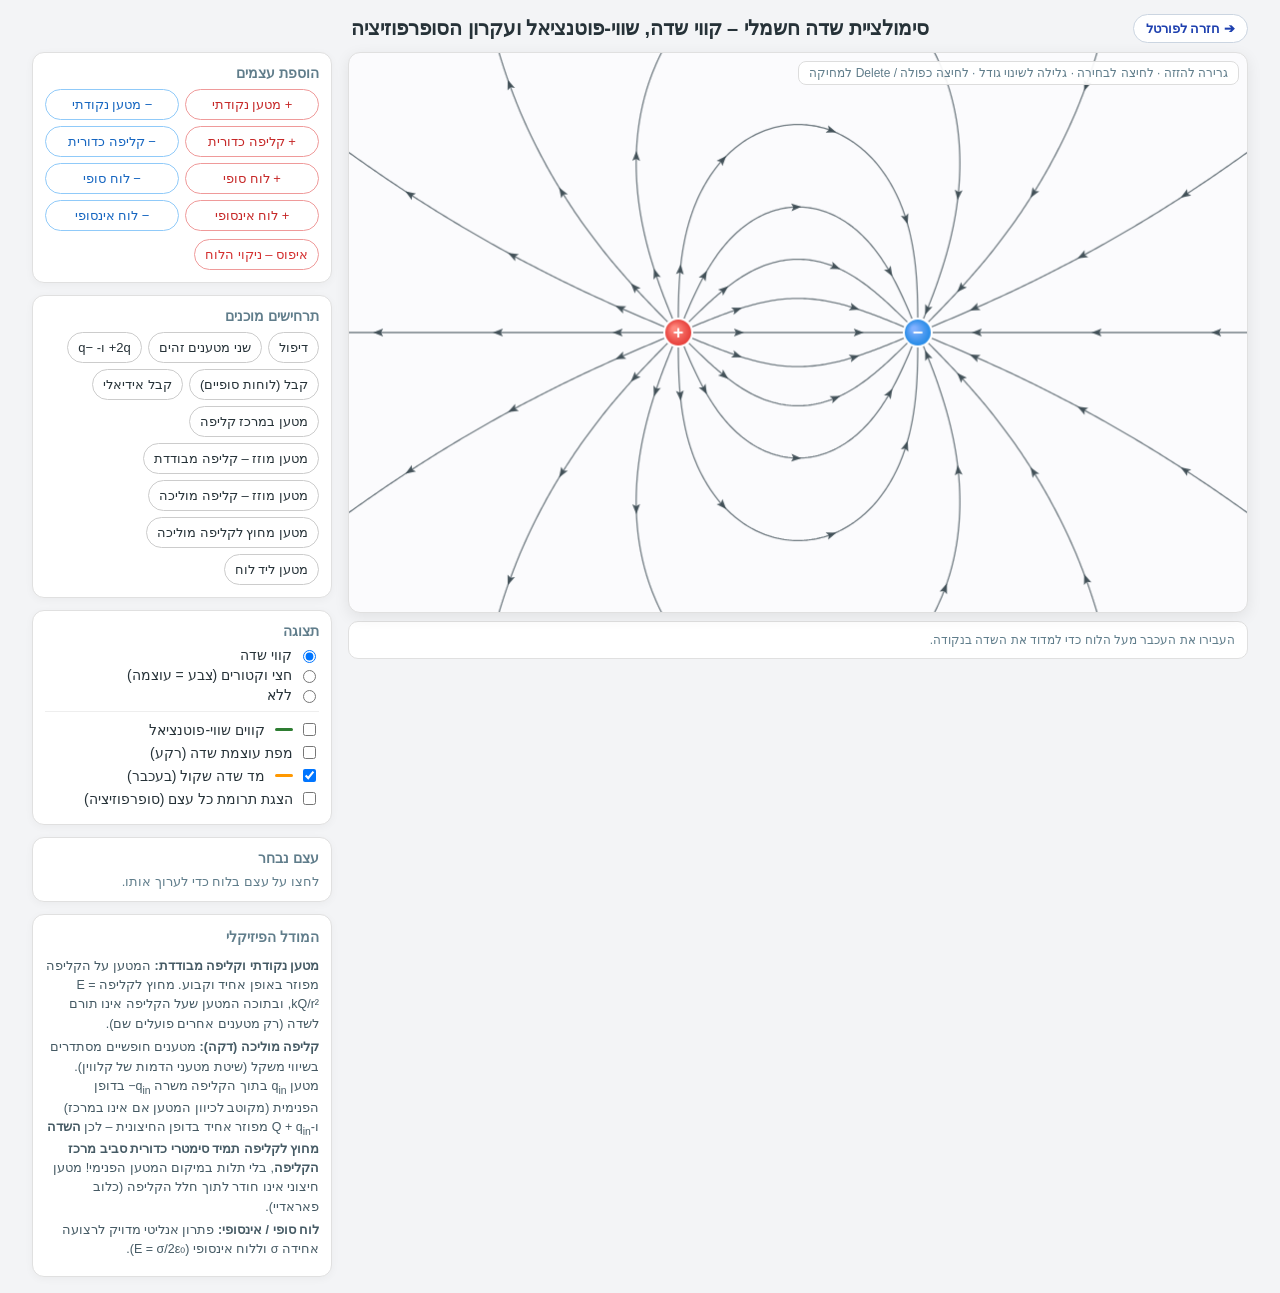
<file: ElectricField/electric-field.html>
<!DOCTYPE html>
<html lang="he" dir="rtl">
<head>
    <meta charset="UTF-8">
    <meta name="viewport" content="width=device-width, initial-scale=1">
    <title>סימולציית אלקטרוסטטיקה – קווי שדה, שווי-פוטנציאל ושדה שקול</title>
    <style>
        :root {
            --pos: #e53935; --neg: #1e88e5; --accent: #ff9800; --accent-dark: #e65100;
            --border: #e0e0e0; --text: #263238; --muted: #607d8b;
        }
        * { box-sizing: border-box; }
        body { margin: 0; padding: 16px; font-family: 'Segoe UI', Tahoma, Geneva, Verdana, sans-serif; background: #f3f4f6; color: var(--text); }
        h1 { font-size: 20px; margin: 0; text-align: center; }
        .top-bar { display: flex; align-items: center; justify-content: center; gap: 12px; flex-wrap: wrap; max-width: 1216px; margin: 0 auto 12px; position: relative; }
        .back-link { position: absolute; right: 0; text-decoration: none; padding: 6px 12px; border: 1px solid #cbd5e1; background: white; border-radius: 18px; font-size: 13px; font-weight: 600; color: #1e40af; transition: 0.15s; }
        .back-link:hover { background: #eff6ff; border-color: #93c5fd; }
        @media (max-width: 900px) { .back-link { position: static; } }
        .layout { display: grid; grid-template-columns: minmax(0, 900px) 300px; gap: 16px; justify-content: center; align-items: start; }
        @media (max-width: 1240px) { .layout { grid-template-columns: minmax(0, 900px); } }

        #canvas-container { position: relative; width: 100%; background: #fbfbfd; border-radius: 12px; box-shadow: 0 4px 15px rgba(0,0,0,0.08); overflow: hidden; border: 1px solid var(--border); touch-action: none; }
        canvas { display: block; width: 100%; height: auto; aspect-ratio: 900 / 560; cursor: crosshair; }
        canvas.grab { cursor: grab; }
        canvas.grabbing { cursor: grabbing; }
        .hint { position: absolute; top: 8px; right: 8px; background: rgba(255,255,255,0.92); padding: 4px 10px; border-radius: 8px; font-size: 12px; border: 1px solid #ddd; pointer-events: none; color: var(--muted); }
        #readout { margin-top: 8px; padding: 8px 12px; background: white; border: 1px solid var(--border); border-radius: 10px; font-size: 14px; min-height: 38px; display: flex; gap: 18px; flex-wrap: wrap; align-items: center; }
        #readout .val { font-family: Consolas, 'Courier New', monospace; font-weight: 600; direction: ltr; unicode-bidi: isolate; }
        #readout .note { color: var(--muted); font-size: 12px; }

        aside { display: flex; flex-direction: column; gap: 12px; }
        .card { background: white; border: 1px solid var(--border); border-radius: 12px; padding: 12px; box-shadow: 0 2px 8px rgba(0,0,0,0.04); }
        .card h2 { font-size: 14px; margin: 0 0 8px; color: var(--muted); font-weight: 600; }
        .grid2 { display: grid; grid-template-columns: 1fr 1fr; gap: 6px; }
        .btn { padding: 7px 10px; border: 1px solid #ccc; background: white; border-radius: 18px; cursor: pointer; transition: 0.15s; font-size: 13px; font-family: inherit; color: var(--text); }
        .btn:hover { background: #f0f0f0; }
        .btn.pos { border-color: #ef9a9a; color: #c62828; }
        .btn.neg { border-color: #90caf9; color: #1565c0; }
        .btn.active { background: #fff3e0; border-color: var(--accent); color: var(--accent-dark); font-weight: 600; }
        .btn.danger { color: #d32f2f; border-color: #ef9a9a; }
        .presets { display: flex; flex-wrap: wrap; gap: 6px; }
        .opt { display: flex; align-items: center; gap: 6px; font-size: 14px; margin: 4px 0; cursor: pointer; }
        .row { display: flex; align-items: center; gap: 8px; margin: 8px 0; font-size: 14px; }
        .row label { min-width: 92px; }
        .row input[type=range] { flex: 1; }
        .row .num { font-family: Consolas, monospace; min-width: 42px; text-align: center; direction: ltr; }
        #sel-empty { color: var(--muted); font-size: 13px; }
        .notes { font-size: 12.5px; line-height: 1.55; color: #455a64; }
        .notes p { margin: 4px 0; }
        .legend { display: inline-block; width: 18px; height: 3px; vertical-align: middle; margin-left: 4px; border-radius: 2px; }
    </style>
</head>
<body>

<div class="top-bar">
    <a href="../electricity.html" target="_top" class="back-link" id="back-link">➔ חזרה לפורטל</a>
    <h1>סימולציית שדה חשמלי – קווי שדה, שווי-פוטנציאל ועקרון הסופרפוזיציה</h1>
</div>

<div class="layout">
    <main>
        <div id="canvas-container">
            <canvas id="simCanvas"></canvas>
            <div class="hint">גרירה להזזה · לחיצה לבחירה · גלילה לשינוי גודל · לחיצה כפולה / Delete למחיקה</div>
        </div>
        <div id="readout"><span class="note">העבירו את העכבר מעל הלוח כדי למדוד את השדה בנקודה.</span></div>
    </main>

    <aside>
        <div class="card">
            <h2>הוספת עצמים</h2>
            <div class="grid2">
                <button class="btn pos" onclick="addObject('point', 1)">+ מטען נקודתי</button>
                <button class="btn neg" onclick="addObject('point', -1)">− מטען נקודתי</button>
                <button class="btn pos" onclick="addObject('shell', 1)">+ קליפה כדורית</button>
                <button class="btn neg" onclick="addObject('shell', -1)">− קליפה כדורית</button>
                <button class="btn pos" onclick="addObject('plate', 1)">+ לוח סופי</button>
                <button class="btn neg" onclick="addObject('plate', -1)">− לוח סופי</button>
                <button class="btn pos" onclick="addObject('inf_plate', 1)">+ לוח אינסופי</button>
                <button class="btn neg" onclick="addObject('inf_plate', -1)">− לוח אינסופי</button>
            </div>
            <div style="margin-top:8px"><button class="btn danger" onclick="clearAll()">איפוס – ניקוי הלוח</button></div>
        </div>

        <div class="card">
            <h2>תרחישים מוכנים</h2>
            <div class="presets">
                <button class="btn" onclick="loadPreset('dipole')">דיפול</button>
                <button class="btn" onclick="loadPreset('like')">שני מטענים זהים</button>
                <button class="btn" onclick="loadPreset('unequal')">‎+2q ו- −q</button>
                <button class="btn" onclick="loadPreset('capacitor')">קבל (לוחות סופיים)</button>
                <button class="btn" onclick="loadPreset('ideal_capacitor')">קבל אידיאלי</button>
                <button class="btn" onclick="loadPreset('shell_centered')">מטען במרכז קליפה</button>
                <button class="btn" onclick="loadPreset('shell_insulator_off')">מטען מוזז – קליפה מבודדת</button>
                <button class="btn" onclick="loadPreset('shell_conductor_off')">מטען מוזז – קליפה מוליכה</button>
                <button class="btn" onclick="loadPreset('shell_outside')">מטען מחוץ לקליפה מוליכה</button>
                <button class="btn" onclick="loadPreset('point_plane')">מטען ליד לוח</button>
            </div>
        </div>

        <div class="card">
            <h2>תצוגה</h2>
            <label class="opt"><input type="radio" name="mode" value="lines" checked onchange="setMode(this.value)"> קווי שדה</label>
            <label class="opt"><input type="radio" name="mode" value="vectors" onchange="setMode(this.value)"> חצי וקטורים (צבע = עוצמה)</label>
            <label class="opt"><input type="radio" name="mode" value="none" onchange="setMode(this.value)"> ללא</label>
            <hr style="border:none;border-top:1px solid #eee;margin:8px 0">
            <label class="opt"><input type="checkbox" id="optEquip" onchange="setOpt('equip', this.checked)"> <span class="legend" style="background:#2e7d32"></span>קווים שווי-פוטנציאל</label>
            <label class="opt"><input type="checkbox" id="optHeat" onchange="setOpt('heat', this.checked)"> מפת עוצמת שדה (רקע)</label>
            <label class="opt"><input type="checkbox" id="optProbe" checked onchange="setOpt('probe', this.checked)"> <span class="legend" style="background:var(--accent)"></span>מד שדה שקול (בעכבר)</label>
            <label class="opt"><input type="checkbox" id="optComp" onchange="setOpt('components', this.checked)"> הצגת תרומת כל עצם (סופרפוזיציה)</label>
        </div>

        <div class="card" id="sel-card">
            <h2>עצם נבחר</h2>
            <div id="sel-empty">לחצו על עצם בלוח כדי לערוך אותו.</div>
            <div id="sel-body" hidden>
                <div style="font-weight:600" id="sel-type"></div>
                <div class="row" id="sel-mat-row" hidden>
                    <label>חומר הקליפה</label>
                    <button class="btn" id="sel-mat-ins" onclick="setMaterial('insulator')">מבודדת</button>
                    <button class="btn" id="sel-mat-con" onclick="setMaterial('conductor')">מוליכה</button>
                </div>
                <div class="row">
                    <label id="sel-sign-label">סימן</label>
                    <button class="btn pos" id="sel-pos" onclick="setSign(1)">+ חיובי</button>
                    <button class="btn neg" id="sel-neg" onclick="setSign(-1)">− שלילי</button>
                    <button class="btn" id="sel-zero" hidden onclick="setNeutral()">0 ניטרלית</button>
                </div>
                <div class="row" id="sel-mag-row">
                    <label id="sel-mag-label">גודל המטען</label>
                    <input type="range" id="sel-mag" dir="ltr" min="0.25" max="5" step="0.25" oninput="setMagnitude(this.value)">
                    <span class="num" id="sel-mag-val"></span>
                </div>
                <div class="row" id="sel-size-row">
                    <label id="sel-size-label">גודל</label>
                    <input type="range" id="sel-size" dir="ltr" oninput="setSize(this.value)">
                    <span class="num" id="sel-size-val"></span>
                </div>
                <div class="row" id="sel-center-row" hidden>
                    <button class="btn" onclick="centerPointInShell()">מרכז את המטען בקליפה</button>
                </div>
                <div id="sel-shell-info" class="notes" style="margin:6px 0" hidden></div>
                <button class="btn danger" onclick="deleteSelected()">מחיקת העצם</button>
            </div>
        </div>

        <div class="card notes">
            <h2>המודל הפיזיקלי</h2>
            <p><b>מטען נקודתי וקליפה מבודדת:</b> המטען על הקליפה מפוזר באופן אחיד וקבוע. מחוץ לקליפה E = kQ/r², ובתוכה המטען שעל הקליפה אינו תורם לשדה (רק מטענים אחרים פועלים שם).</p>
            <p><b>קליפה מוליכה (דקה):</b> מטענים חופשיים מסתדרים בשיווי משקל (שיטת מטעני הדמות של קלווין). מטען q<sub>in</sub> בתוך הקליפה משרה ‎−q<sub>in</sub> בדופן הפנימית (מקוטב לכיוון המטען אם אינו במרכז) ו-‎Q + q<sub>in</sub> מפוזר אחיד בדופן החיצונית – לכן <b>השדה מחוץ לקליפה תמיד סימטרי כדורית סביב מרכז הקליפה</b>, בלי תלות במיקום המטען הפנימי! מטען חיצוני אינו חודר לתוך חלל הקליפה (כלוב פאראדיי).</p>
            <p><b>לוח סופי / אינסופי:</b> פתרון אנליטי מדויק לרצועה אחידה σ וללוח אינסופי (E = σ/2ε₀).</p>
        </div>
    </aside>
</div>

<script>
'use strict';

// === PHYSICS-BEGIN ===
// יחידות יחסיות: מטען נקודתי q=1 יוצר E=1 במרחק 100px; לוח אינסופי בצפיפות 1 יוצר E=1.
const W = 900, H = 560;
const K = 10000;            // E = K q / r^2
const PLATE_E = 1;          // שדה לוח אינסופי ליחידת צפיפות (= 2πkσ)
const POINT_R = 14;         // רדיוס ציור של מטען נקודתי
const PLATE_W = 8;          // עובי ציור של לוח
const SOFT_R2 = 16;         // ריכוך סינגולריות במרכז מטען נקודתי

let objects = [];

function addPointFieldAt(cx, cy, q, x, y, out) {
    if (q === 0) return;
    const dx = x - cx, dy = y - cy;
    const r2 = dx * dx + dy * dy;
    if (r2 < 1e-12) return;
    const r = Math.sqrt(r2);
    const e = K * q / Math.max(r2, SOFT_R2) / r;
    out.x += e * dx;
    out.y += e * dy;
}

function pointPotentialAt(cx, cy, q, x, y) {
    if (q === 0) return 0;
    return K * q / Math.max(Math.hypot(x - cx, y - cy), 2);
}

// שדה של קליפה כדורית (מבודדת או מוליכה לפי שיטת מטעני הדמות של קלווין)
function addShellField(s, x, y, out) {
    const dx = x - s.x, dy = y - s.y;
    const r2 = dx * dx + dy * dy;
    const R = s.radius, R2 = R * R;
    const inside = r2 <= R2;

    if (s.material !== 'conductor') {
        if (!inside) addPointFieldAt(s.x, s.y, s.q, x, y, out);
        return;
    }

    let qInTotal = 0;
    for (const p of objects) {
        if (p.type !== 'point') continue;
        const px = p.x - s.x, py = p.y - s.y;
        const d2 = px * px + py * py;
        const d = Math.sqrt(d2);
        if (d < R - 1e-6) {
            qInTotal += p.q;
            if (inside) {
                // מטען פנימי: בדופן הפנימית מושרה מטען דמות מחוץ לקליפה ב-R²/d
                if (d > 1e-4) {
                    const f = R2 / d2;
                    addPointFieldAt(s.x + px * f, s.y + py * f, -p.q * (R / d), x, y, out);
                }
            } else {
                // מחוץ לקליפה: הדופן הפנימית ממסכת בדיוק את המטען הפנימי במקומו האמיתי
                addPointFieldAt(p.x, p.y, -p.q, x, y, out);
            }
        } else if (d > R + 1e-6) {
            if (inside) {
                // מטען חיצוני: הקליפה המוליכה מבטלת את השדה שלו בתוך החלל (כלוב פאראדיי)
                addPointFieldAt(p.x, p.y, -p.q, x, y, out);
            } else {
                // מחוץ לקליפה: שני מטעני דמות בתוך הקליפה (ומטען שומר ניטרליות במרכז)
                const f = R2 / d2;
                const qImg = -p.q * (R / d);
                addPointFieldAt(s.x + px * f, s.y + py * f, qImg, x, y, out);
                addPointFieldAt(s.x, s.y, -qImg, x, y, out);
            }
        }
    }
    // על הדופן החיצונית מתפזר באופן אחיד המטען Q_shell + qInTotal
    if (!inside) {
        addPointFieldAt(s.x, s.y, s.q + qInTotal, x, y, out);
    }
}

// מוסיף את השדה של עצם בודד בנקודה (x,y) לתוך out
function addField(o, x, y, out) {
    const dx = x - o.x, dy = y - o.y;
    switch (o.type) {
        case 'point':
            addPointFieldAt(o.x, o.y, o.q, x, y, out);
            return;
        case 'shell':
            addShellField(o, x, y, out);
            return;
        case 'plate': {
            // רצועה אינסופית בעומק, רוחב h בציר y, במיקום x=o.x. אינטגרציה סגורה של קווי מטען 2kλ/ρ.
            const a = (o.y - o.h / 2) - y;   // קצה עליון יחסית לנקודה
            const b = (o.y + o.h / 2) - y;   // קצה תחתון יחסית לנקודה
            const c = o.q * PLATE_E / Math.PI; // = 2kσ
            if (dx !== 0) out.x += c * (Math.atan(b / dx) - Math.atan(a / dx));
            const d2 = dx * dx;
            out.y += 0.5 * c * Math.log((d2 + a * a + 1e-9) / (d2 + b * b + 1e-9));
            return;
        }
        case 'inf_plate': {
            if (dx > 0) out.x += o.q * PLATE_E;
            else if (dx < 0) out.x -= o.q * PLATE_E;
            return;
        }
    }
}

function fieldAt(x, y) {
    const out = { x: 0, y: 0 };
    for (const o of objects) addField(o, x, y, out);
    return out;
}

function fieldOf(o, x, y) {
    const out = { x: 0, y: 0 };
    addField(o, x, y, out);
    return out;
}

function shellPotential(s, x, y) {
    const dx = x - s.x, dy = y - s.y;
    const r = Math.hypot(dx, dy), R = s.radius, R2 = R * R;
    const inside = r <= R;

    if (s.material !== 'conductor') {
        return K * s.q / Math.max(r, R);
    }

    let qInTotal = 0;
    let v = 0;
    for (const p of objects) {
        if (p.type !== 'point') continue;
        const px = p.x - s.x, py = p.y - s.y;
        const d2 = px * px + py * py;
        const d = Math.sqrt(d2);
        if (d < R - 1e-6) {
            qInTotal += p.q;
            if (inside) {
                if (d > 1e-4) {
                    const f = R2 / d2;
                    v += pointPotentialAt(s.x + px * f, s.y + py * f, -p.q * (R / d), x, y);
                } else {
                    v += -K * p.q / R;
                }
            } else {
                v += pointPotentialAt(p.x, p.y, -p.q, x, y);
            }
        } else if (d > R + 1e-6) {
            if (inside) {
                v += pointPotentialAt(p.x, p.y, -p.q, x, y) + K * p.q / d;
            } else {
                const f = R2 / d2;
                const qImg = -p.q * (R / d);
                v += pointPotentialAt(s.x + px * f, s.y + py * f, qImg, x, y);
                v += pointPotentialAt(s.x, s.y, -qImg, x, y);
            }
        }
    }
    const qOut = s.q + qInTotal;
    v += K * qOut / Math.max(r, R);
    return v;
}

// פוטנציאל (עד כדי קבוע עבור לוחות)
function potentialOf(o, x, y) {
    const dx = x - o.x, dy = y - o.y;
    switch (o.type) {
        case 'point': return pointPotentialAt(o.x, o.y, o.q, x, y);
        case 'shell': return shellPotential(o, x, y);
        case 'inf_plate': return -o.q * PLATE_E * Math.abs(dx);
        case 'plate': {
            const a = (o.y - o.h / 2) - y, b = (o.y + o.h / 2) - y;
            const c = o.q * PLATE_E / Math.PI;
            const ad = Math.abs(dx), d2 = dx * dx;
            // F(u) = ∫ ln(dx²+u²) du
            const F = (u) => u * Math.log(d2 + u * u + 1e-9) - 2 * u + (ad > 0 ? 2 * ad * Math.atan(u / ad) : 0);
            return -0.5 * c * (F(b) - F(a));
        }
    }
    return 0;
}

function potentialAt(x, y) {
    let v = 0;
    for (const o of objects) v += potentialOf(o, x, y);
    return v;
}
// === PHYSICS-END ===

// ---------------------------------------------------------------- מצב
const canvas = document.getElementById('simCanvas');
const ctx = canvas.getContext('2d');

let nextId = 1;
let selected = null;
let drag = null;            // { obj, offX, offY }
let mouse = null;           // { x, y } בקואורדינטות לוגיות, או null מחוץ ללוח
let addCount = 0;
let sceneVersion = 0;       // עולה בכל שינוי בעצמים – לצורך מטמון חישובים
const view = { mode: 'lines', equip: false, heat: false, probe: true, components: false };

const TYPE_NAMES = { point: 'מטען נקודתי', shell: 'קליפה כדורית', plate: 'לוח סופי', inf_plate: 'לוח אינסופי' };

function makeObj(type, q, x, y, size, material) {
    const o = { id: nextId++, type, q, x, y };
    if (type === 'point') o.radius = POINT_R;
    if (type === 'shell') { o.radius = size || 70; o.material = material || 'insulator'; }
    if (type === 'plate') o.h = size || 220;
    if (type === 'inf_plate') o.y = H / 2;
    return o;
}

function enclosingShellFor(p) {
    if (!p || p.type !== 'point') return null;
    for (const o of objects) {
        if (o.type === 'shell' && Math.hypot(p.x - o.x, p.y - o.y) < o.radius) return o;
    }
    return null;
}

function innerChargeInShell(s) {
    let qIn = 0;
    for (const p of objects) {
        if (p.type === 'point' && Math.hypot(p.x - s.x, p.y - s.y) < s.radius - 1e-6) qIn += p.q;
    }
    return qIn;
}

function sceneChanged() { sceneVersion++; requestDraw(); }

// ---------------------------------------------------------------- פעולות משתמש
function addObject(type, sign) {
    const off = ((addCount++ % 7) - 3) * 28;
    const vertical = (type === 'plate' || type === 'inf_plate');
    const o = makeObj(type, sign, W / 2 + off, H / 2 + (vertical ? 0 : off * 0.5));
    objects.push(o);
    select(o);
    sceneChanged();
}

function clearAll() {
    objects = [];
    select(null);
    sceneChanged();
}

function deleteObj(o) {
    objects = objects.filter(p => p !== o);
    if (selected === o) select(null);
    sceneChanged();
}

function deleteSelected() { if (selected) deleteObj(selected); }

function loadPreset(name) {
    const cy = H / 2;
    const P = {
        dipole:              () => [makeObj('point', 1, 330, cy), makeObj('point', -1, 570, cy)],
        like:                () => [makeObj('point', 1, 330, cy), makeObj('point', 1, 570, cy)],
        unequal:             () => [makeObj('point', 2, 360, cy), makeObj('point', -1, 560, cy)],
        capacitor:           () => [makeObj('plate', 1, 370, cy, 260), makeObj('plate', -1, 530, cy, 260)],
        ideal_capacitor:     () => [makeObj('inf_plate', 1, 340, cy), makeObj('inf_plate', -1, 560, cy)],
        shell_centered:      () => [makeObj('shell', 1, 450, cy, 130, 'conductor'), makeObj('point', 1, 450, cy)],
        shell_insulator_off: () => [makeObj('shell', 1, 450, cy, 130, 'insulator'), makeObj('point', 1, 385, cy - 35)],
        shell_conductor_off: () => [makeObj('shell', 0, 450, cy, 130, 'conductor'), makeObj('point', 1, 385, cy - 35)],
        shell_outside:       () => [makeObj('shell', 0, 520, cy, 110, 'conductor'), makeObj('point', 1.5, 310, cy)],
        point_plane:         () => [makeObj('point', 1, 330, cy), makeObj('inf_plate', -1, 560, cy)],
    };
    objects = (P[name] || P.dipole)();
    const sh = objects.find(o => o.type === 'shell');
    select(sh || null);
    sceneChanged();
}

function setMode(m) { view.mode = m; requestDraw(); }
function setOpt(key, val) { view[key] = val; requestDraw(); }

function select(o) {
    selected = o;
    syncPanel();
    requestDraw();
}

function setMaterial(mat) {
    if (!selected || selected.type !== 'shell') return;
    selected.material = mat;
    syncPanel();
    sceneChanged();
}

function setSign(s) {
    if (!selected) return;
    const m = Math.abs(selected.q) || 1;
    selected.q = s * m;
    syncPanel();
    sceneChanged();
}

function setNeutral() {
    if (!selected || selected.type !== 'shell') return;
    selected.q = 0;
    syncPanel();
    sceneChanged();
}

function setMagnitude(v) {
    if (!selected) return;
    const val = parseFloat(v);
    if (val === 0) selected.q = 0;
    else selected.q = (Math.sign(selected.q) || 1) * val;
    syncPanel();
    sceneChanged();
}

function setSize(v) {
    if (!selected) return;
    v = parseFloat(v);
    if (selected.type === 'shell') selected.radius = v;
    else if (selected.type === 'plate') selected.h = v;
    syncPanel();
    sceneChanged();
}

function centerPointInShell() {
    if (!selected || selected.type !== 'point') return;
    const sh = enclosingShellFor(selected);
    if (!sh) return;
    selected.x = sh.x;
    selected.y = sh.y;
    syncPanel();
    sceneChanged();
}

function fmtSigned(v) {
    if (Math.abs(v) < 1e-9) return '0';
    const s = v > 0 ? '+' : '−';
    const m = Math.abs(v);
    return s + (Number.isInteger(m) ? m : m.toFixed(2).replace(/0$/, ''));
}

function syncPanel() {
    const body = document.getElementById('sel-body');
    const empty = document.getElementById('sel-empty');
    if (!selected) { body.hidden = true; empty.hidden = false; return; }
    body.hidden = false; empty.hidden = true;
    const o = selected;
    const isShell = o.type === 'shell';
    const isPlate = (o.type === 'plate' || o.type === 'inf_plate');

    document.getElementById('sel-type').textContent = TYPE_NAMES[o.type] +
        (isShell ? (o.material === 'conductor' ? ' (מוליכה)' : ' (מבודדת)') : '');

    const matRow = document.getElementById('sel-mat-row');
    matRow.hidden = !isShell;
    if (isShell) {
        document.getElementById('sel-mat-ins').classList.toggle('active', o.material !== 'conductor');
        document.getElementById('sel-mat-con').classList.toggle('active', o.material === 'conductor');
    }

    document.getElementById('sel-pos').classList.toggle('active', o.q > 0);
    document.getElementById('sel-neg').classList.toggle('active', o.q < 0);
    const zeroBtn = document.getElementById('sel-zero');
    zeroBtn.hidden = !isShell;
    zeroBtn.classList.toggle('active', o.q === 0);

    const mag = document.getElementById('sel-mag');
    mag.min = isShell ? 0 : 0.25;
    document.getElementById('sel-mag-label').textContent = isPlate ? 'צפיפות σ' : (isShell ? 'מטען הקליפה Q' : 'גודל המטען');
    mag.value = Math.abs(o.q);
    document.getElementById('sel-mag-val').textContent = Math.abs(o.q).toFixed(2);

    const sizeRow = document.getElementById('sel-size-row');
    const size = document.getElementById('sel-size');
    if (isShell) {
        sizeRow.hidden = false;
        document.getElementById('sel-size-label').textContent = 'רדיוס';
        size.min = 20; size.max = 250; size.step = 5; size.value = o.radius;
        document.getElementById('sel-size-val').textContent = o.radius;
    } else if (o.type === 'plate') {
        sizeRow.hidden = false;
        document.getElementById('sel-size-label').textContent = 'אורך הלוח';
        size.min = 30; size.max = H; size.step = 10; size.value = o.h;
        document.getElementById('sel-size-val').textContent = o.h;
    } else {
        sizeRow.hidden = true;
    }

    const encShell = o.type === 'point' ? enclosingShellFor(o) : null;
    const centerRow = document.getElementById('sel-center-row');
    centerRow.hidden = !encShell;

    const infoEl = document.getElementById('sel-shell-info');
    if (isShell && o.material === 'conductor') {
        const qIn = innerChargeInShell(o);
        const qInnerSurf = -qIn;
        const qOuterSurf = o.q + qIn;
        infoEl.hidden = false;
        infoEl.innerHTML =
            `מטען בדופן פנימית: <b dir="ltr">${fmtSigned(qInnerSurf)}</b> · ` +
            `בדופן חיצונית: <b dir="ltr">${fmtSigned(qOuterSurf)}</b>`;
    } else if (isShell) {
        infoEl.hidden = false;
        infoEl.innerHTML = `המטען <b dir="ltr">${fmtSigned(o.q)}</b> קבוע ומפוזר אחיד על פני הקליפה.`;
    } else {
        infoEl.hidden = true;
    }
}

// ---------------------------------------------------------------- גיאומטריה ובדיקות פגיעה
function surfaceDistance(o, x, y) {
    const dx = x - o.x, dy = y - o.y;
    switch (o.type) {
        case 'point': return Math.max(0, Math.hypot(dx, dy) - o.radius);
        case 'shell': return Math.abs(Math.hypot(dx, dy) - o.radius);
        case 'plate': {
            const yy = Math.max(o.y - o.h / 2, Math.min(o.y + o.h / 2, y));
            return Math.hypot(dx, y - yy);
        }
        case 'inf_plate': return Math.abs(dx);
    }
    return Infinity;
}

// עדיפות: מטענים נקודתיים, לוחות, טבעת קליפה, פנים קליפה
function hitTest(x, y) {
    const rev = [...objects].reverse();
    for (const o of rev) if (o.type === 'point' && Math.hypot(x - o.x, y - o.y) <= o.radius + 4) return o;
    for (const o of rev) if ((o.type === 'plate' || o.type === 'inf_plate') && surfaceDistance(o, x, y) <= PLATE_W / 2 + 8) return o;
    for (const o of rev) if (o.type === 'shell' && surfaceDistance(o, x, y) <= 8) return o;
    for (const o of rev) if (o.type === 'shell' && Math.hypot(x - o.x, y - o.y) < o.radius) return o;
    return null;
}

// ---------------------------------------------------------------- קווי שדה
const LINES_PER_Q = 16;
const LINE_SPACING = 2 * Math.PI * 100 / LINES_PER_Q;   // צפיפות קווים על לוח = צפיפות קווים של מטען יחידה ב-r=100 (שם E=1)
const TRACE = { hIn: 2.5, hOut: 8, margin: 300, maxSteps: 2500 };

function seedsFor(o) {
    const seeds = [];
    if (o.type === 'point') {
        if (Math.abs(o.q) < 1e-6) return seeds;
        const dir = o.q > 0 ? 1 : -1;
        const n = Math.max(4, Math.round(LINES_PER_Q * Math.abs(o.q)));
        const r0 = o.radius + 1;
        for (let i = 0; i < n; i++) {
            const t = 2 * Math.PI * i / n;
            seeds.push({ x: o.x + Math.cos(t) * r0, y: o.y + Math.sin(t) * r0, dir, obj: o });
        }
    } else if (o.type === 'shell') {
        const effQ = o.material === 'conductor' ? (o.q + innerChargeInShell(o)) : o.q;
        if (Math.abs(effQ) >= 1e-6) {
            const dir = effQ > 0 ? 1 : -1;
            const n = Math.max(4, Math.round(LINES_PER_Q * Math.abs(effQ)));
            const r0 = o.radius + 3;
            for (let i = 0; i < n; i++) {
                const t = 2 * Math.PI * i / n;
                seeds.push({ x: o.x + Math.cos(t) * r0, y: o.y + Math.sin(t) * r0, dir, obj: o });
            }
        }
        // עבור קליפה מוליכה ליד מטענים חיצוניים: זריעה מאזורים בדופן החיצונית שבהם השדה יוצא החוצה (מטען מושרה חיובי)
        if (o.material === 'conductor') {
            const hasExt = objects.some(p => p.type === 'point' && Math.hypot(p.x - o.x, p.y - o.y) > o.radius + 1e-6);
            if (hasExt && effQ <= 0) {
                const N = 24, r0 = o.radius + 3, tmp = { x: 0, y: 0 };
                for (let i = 0; i < N; i++) {
                    const t = 2 * Math.PI * i / N;
                    const ux = Math.cos(t), uy = Math.sin(t);
                    const sx = o.x + ux * r0, sy = o.y + uy * r0;
                    tmp.x = 0; tmp.y = 0;
                    for (const obj of objects) addField(obj, sx, sy, tmp);
                    if (tmp.x * ux + tmp.y * uy > 0.08) {
                        seeds.push({ x: sx, y: sy, dir: 1, obj: o });
                    }
                }
            }
        }
    } else {
        if (Math.abs(o.q) < 1e-6) return seeds;
        const dir = o.q > 0 ? 1 : -1;
        const mag = Math.abs(o.q);
        const top = o.type === 'plate' ? o.y - o.h / 2 : 0;
        const len = o.type === 'plate' ? o.h : H;
        const n = Math.max(1, Math.round(len * mag / LINE_SPACING));
        const off = PLATE_W / 2 + 1.5;
        for (let i = 0; i < n; i++) {
            const y = top + (i + 0.5) * len / n;
            seeds.push({ x: o.x + off, y, dir, obj: o });
            seeds.push({ x: o.x - off, y, dir, obj: o });
        }
    }
    return seeds;
}

function unitField(x, y, s, out) {
    out.x = 0; out.y = 0;
    for (const o of objects) addField(o, x, y, out);
    const m = Math.hypot(out.x, out.y);
    if (!(m > 1e-7)) return false;
    out.x *= s / m; out.y *= s / m;
    return true;
}

function pointChargeAt(x, y, exclude) {
    for (const o of objects) {
        if (o.type !== 'point' || o === exclude) continue;
        const dx = x - o.x, dy = y - o.y;
        if (dx * dx + dy * dy < o.radius * o.radius) return o;
    }
    return null;
}

function nearestSurfaceObj(x, y, tol) {
    let best = null, bestD = tol;
    for (const o of objects) {
        const d = surfaceDistance(o, x, y);
        if (d <= bestD) { bestD = d; best = o; }
    }
    return best;
}

function crossesConductingShell(x1, y1, x2, y2) {
    for (const o of objects) {
        if (o.type === 'shell' && o.material === 'conductor') {
            const r1 = Math.hypot(x1 - o.x, y1 - o.y);
            const r2 = Math.hypot(x2 - o.x, y2 - o.y);
            if ((r1 < o.radius) !== (r2 < o.radius)) return o;
        }
    }
    return null;
}

// אינטגרציית RK4 של קו שדה; מחזיר את המסלול ואת העצם שבו הקו הסתיים (אם יש)
function traceLine(seed) {
    const s = seed.dir;
    let x = seed.x, y = seed.y;
    const pts = [x, y];
    const k1 = { x: 0, y: 0 }, k2 = { x: 0, y: 0 }, k3 = { x: 0, y: 0 }, k4 = { x: 0, y: 0 };
    let px = 0, py = 0, endObj = null, reason = 'steps';
    const M = TRACE.margin;

    for (let i = 0; i < TRACE.maxSteps; i++) {
        const inside = x >= 0 && x <= W && y >= 0 && y <= H;
        const h = inside ? TRACE.hIn : TRACE.hOut;
        if (!unitField(x, y, s, k1)) { reason = 'null'; break; }
        if (i > 0 && k1.x * px + k1.y * py < 0) { reason = 'sink'; break; }  // הכיוון התהפך: חצינו משטח טעון בכיוון ה"בור"
        px = k1.x; py = k1.y;
        let nx, ny;
        if (unitField(x + 0.5 * h * k1.x, y + 0.5 * h * k1.y, s, k2) &&
            unitField(x + 0.5 * h * k2.x, y + 0.5 * h * k2.y, s, k3) &&
            unitField(x + h * k3.x, y + h * k3.y, s, k4)) {
            nx = x + h / 6 * (k1.x + 2 * k2.x + 2 * k3.x + k4.x);
            ny = y + h / 6 * (k1.y + 2 * k2.y + 2 * k3.y + k4.y);
        } else {
            nx = x + h * k1.x;
            ny = y + h * k1.y;
        }
        if (Math.hypot(nx - x, ny - y) < 0.25 * h) { reason = 'sink'; break; } // תקיעה ליד משטח טעון
        const crossedShell = crossesConductingShell(x, y, nx, ny);
        if (crossedShell) {
            // קו שדה מסתיים על פני מוליך ואינו חוצה את עובי הדופן
            const ang = Math.atan2(ny - crossedShell.y, nx - crossedShell.x);
            pts.push(crossedShell.x + Math.cos(ang) * crossedShell.radius, crossedShell.y + Math.sin(ang) * crossedShell.radius);
            endObj = crossedShell;
            reason = 'conductor';
            break;
        }
        x = nx; y = ny;
        pts.push(x, y);
        if (x < -M || x > W + M || y < -M || y > H + M) { reason = 'out'; break; }
        const hit = pointChargeAt(x, y, i < 8 ? seed.obj : null);
        if (hit) { endObj = hit; reason = 'hit'; break; }
    }
    if (!endObj && (reason === 'sink' || reason === 'null')) endObj = nearestSurfaceObj(x, y, 10);
    return { pts, endObj, dir: s };
}

function computeFieldLines() {
    const lines = [];
    for (const o of objects) {
        for (const seed of seedsFor(o)) {
            const L = traceLine(seed);
            if (L.pts.length < 8) continue;                              // קו שאינו יוצא מהמשטח בצד זה
            const endPos = L.endObj && (L.endObj.type === 'shell' && L.endObj.material === 'conductor'
                ? true : L.endObj.q > 0);
            if (seed.dir < 0 && endPos) continue;                        // כבר צויר מהמטען החיובי / מהקליפה
            lines.push(L);
        }
    }
    return lines;
}

// ---------------------------------------------------------------- שווי-פוטנציאל (Marching Squares)
const EQUIP_DV = 25;
const EQUIP_GRID = 5;

function computeEquipotentials() {
    const gs = EQUIP_GRID;
    const nx = Math.ceil(W / gs) + 1, ny = Math.ceil(H / gs) + 1;
    const V = new Float64Array(nx * ny);
    for (let j = 0; j < ny; j++)
        for (let i = 0; i < nx; i++)
            V[j * nx + i] = potentialAt(i * gs, j * gs);

    const segs = [];
    const P = [];
    for (let j = 0; j < ny - 1; j++) {
        for (let i = 0; i < nx - 1; i++) {
            const x0 = i * gs, y0 = j * gs, x1 = x0 + gs, y1 = y0 + gs;
            const c = [V[j * nx + i], V[j * nx + i + 1], V[(j + 1) * nx + i + 1], V[(j + 1) * nx + i]];
            const vmin = Math.min(c[0], c[1], c[2], c[3]), vmax = Math.max(c[0], c[1], c[2], c[3]);
            if (!isFinite(vmin) || !isFinite(vmax)) continue;
            if (vmax - vmin > 3 * EQUIP_DV) continue;   // קרוב מדי למטען – הקווים צפופים מדי
            const corners = [[x0, y0], [x1, y0], [x1, y1], [x0, y1]];
            for (let L = Math.ceil(vmin / EQUIP_DV) * EQUIP_DV; L <= vmax; L += EQUIP_DV) {
                P.length = 0;
                for (let e = 0; e < 4; e++) {
                    const va = c[e], vb = c[(e + 1) % 4];
                    if ((va < L) !== (vb < L)) {
                        const t = (L - va) / (vb - va);
                        const pa = corners[e], pb = corners[(e + 1) % 4];
                        P.push(pa[0] + t * (pb[0] - pa[0]), pa[1] + t * (pb[1] - pa[1]));
                    }
                }
                if (P.length >= 4) segs.push(P[0], P[1], P[2], P[3]);
                if (P.length === 8) segs.push(P[4], P[5], P[6], P[7]);
            }
        }
    }
    return segs;
}

// ---------------------------------------------------------------- מפת עוצמה
const E_MIN = 0.02, E_MAX = 20;
function logNorm(mag) {
    const t = (Math.log10(mag) - Math.log10(E_MIN)) / (Math.log10(E_MAX) - Math.log10(E_MIN));
    return Math.max(0, Math.min(1, t));
}

const HEAT_STOPS = [[0, [251, 251, 253]], [0.4, [255, 248, 225]], [0.7, [255, 224, 178]], [1, [255, 171, 145]]];
function heatColor(t) {
    for (let i = 1; i < HEAT_STOPS.length; i++) {
        if (t <= HEAT_STOPS[i][0]) {
            const [t0, c0] = HEAT_STOPS[i - 1], [t1, c1] = HEAT_STOPS[i];
            const f = (t - t0) / (t1 - t0);
            return [c0[0] + f * (c1[0] - c0[0]), c0[1] + f * (c1[1] - c0[1]), c0[2] + f * (c1[2] - c0[2])];
        }
    }
    return HEAT_STOPS[HEAT_STOPS.length - 1][1];
}

const HEAT_RES = 4;
const heatCanvas = document.createElement('canvas');
heatCanvas.width = Math.ceil(W / HEAT_RES);
heatCanvas.height = Math.ceil(H / HEAT_RES);

function computeHeatmap() {
    const hc = heatCanvas.getContext('2d');
    const img = hc.createImageData(heatCanvas.width, heatCanvas.height);
    for (let j = 0; j < heatCanvas.height; j++) {
        for (let i = 0; i < heatCanvas.width; i++) {
            const E = fieldAt((i + 0.5) * HEAT_RES, (j + 0.5) * HEAT_RES);
            const col = heatColor(logNorm(Math.hypot(E.x, E.y)));
            const k = 4 * (j * heatCanvas.width + i);
            img.data[k] = col[0]; img.data[k + 1] = col[1]; img.data[k + 2] = col[2]; img.data[k + 3] = 255;
        }
    }
    hc.putImageData(img, 0, 0);
}

// ---------------------------------------------------------------- מטמון חישובים
const cache = { lines: null, linesV: -1, equip: null, equipV: -1, heatV: -1 };
function getLines() { if (cache.linesV !== sceneVersion) { cache.lines = computeFieldLines(); cache.linesV = sceneVersion; } return cache.lines; }
function getEquip() { if (cache.equipV !== sceneVersion) { cache.equip = computeEquipotentials(); cache.equipV = sceneVersion; } return cache.equip; }
function ensureHeat() { if (cache.heatV !== sceneVersion) { computeHeatmap(); cache.heatV = sceneVersion; } }

// ---------------------------------------------------------------- ציור
function drawArrowHead(x, y, ang, size, color) {
    ctx.save();
    ctx.translate(x, y);
    ctx.rotate(ang);
    ctx.fillStyle = color;
    ctx.beginPath();
    ctx.moveTo(size, 0);
    ctx.lineTo(-size * 0.7, size * 0.65);
    ctx.lineTo(-size * 0.35, 0);
    ctx.lineTo(-size * 0.7, -size * 0.65);
    ctx.closePath();
    ctx.fill();
    ctx.restore();
}

function drawFieldLines() {
    const lines = getLines();
    ctx.strokeStyle = 'rgba(55, 71, 79, 0.7)';
    ctx.lineWidth = 1.3;
    ctx.lineJoin = 'round';
    ctx.beginPath();
    for (const L of lines) {
        const p = L.pts;
        ctx.moveTo(p[0], p[1]);
        for (let i = 2; i < p.length; i += 2) ctx.lineTo(p[i], p[i + 1]);
    }
    ctx.stroke();

    // ראשי חצים לאורך הקו, לפי מרחק לאורך המסלול
    const FIRST = 45, EVERY = 120;
    for (const L of lines) {
        const p = L.pts;
        let acc = 0, next = FIRST;
        for (let i = 2; i < p.length; i += 2) {
            const sx = p[i] - p[i - 2], sy = p[i + 1] - p[i - 1];
            acc += Math.hypot(sx, sy);
            if (acc >= next) {
                next += EVERY;
                if (p[i] < 0 || p[i] > W || p[i + 1] < 0 || p[i + 1] > H) continue;
                const ang = Math.atan2(sy * L.dir, sx * L.dir);
                drawArrowHead(p[i], p[i + 1], ang, 6, 'rgba(55, 71, 79, 0.9)');
            }
        }
    }
}

function insideAnyBody(x, y) {
    for (const o of objects) {
        if (o.type === 'point' && Math.hypot(x - o.x, y - o.y) < o.radius + 3) return true;
        if ((o.type === 'plate' || o.type === 'inf_plate') && surfaceDistance(o, x, y) < PLATE_W / 2 + 2) return true;
    }
    return false;
}

function drawVectors() {
    const sp = 30, len = 20;
    for (let x = sp / 2; x < W; x += sp) {
        for (let y = sp / 2; y < H; y += sp) {
            if (insideAnyBody(x, y)) continue;
            const E = fieldAt(x, y);
            const mag = Math.hypot(E.x, E.y);
            if (mag < 1e-6) continue;
            const t = logNorm(mag);
            const ux = E.x / mag, uy = E.y / mag;
            const shade = Math.round(170 - 140 * t);
            const color = `rgba(${shade}, ${shade}, ${Math.round(shade * 1.1)}, ${0.25 + 0.75 * t})`;
            ctx.strokeStyle = color;
            ctx.lineWidth = 1.2 + 1.2 * t;
            ctx.beginPath();
            ctx.moveTo(x - ux * len / 2, y - uy * len / 2);
            ctx.lineTo(x + ux * len / 2 - ux * 3, y + uy * len / 2 - uy * 3);
            ctx.stroke();
            drawArrowHead(x + ux * len / 2 - ux * 2, y + uy * len / 2 - uy * 2, Math.atan2(uy, ux), 5, color);
        }
    }
}

function drawEquipotentials() {
    const s = getEquip();
    ctx.strokeStyle = 'rgba(46, 125, 50, 0.75)';
    ctx.lineWidth = 1.2;
    ctx.beginPath();
    for (let i = 0; i < s.length; i += 4) {
        ctx.moveTo(s[i], s[i + 1]);
        ctx.lineTo(s[i + 2], s[i + 3]);
    }
    ctx.stroke();
}

function chargeLabel(q) {
    if (Math.abs(q) < 1e-9) return '0';
    const m = Math.abs(q);
    const sign = q > 0 ? '+' : '−';
    return m === 1 ? sign : sign + (Number.isInteger(m) ? m : m.toFixed(2).replace(/0$/, ''));
}

// מצייר סימני +/− מושרים על הדופן הפנימית והחיצונית של קליפה מוליכה
function drawConductorSurfaceCharges(s) {
    const R = s.radius;
    const N = 16;
    ctx.font = 'bold 11px Arial';
    ctx.textAlign = 'center';
    ctx.textBaseline = 'middle';

    // חישוב צפיפות מטען מושרה יחסית על הדופן הפנימית והחיצונית בזווית θ
    let qInTotal = 0;
    const inPts = [], outPts = [];
    for (const p of objects) {
        if (p.type !== 'point') continue;
        const d = Math.hypot(p.x - s.x, p.y - s.y);
        if (d < R - 1e-6) { qInTotal += p.q; inPts.push(p); }
        else if (d > R + 1e-6) outPts.push(p);
    }

    // דופן פנימית: σ_in(θ) ∝ - Σ q_i (R² - d²) / |r_surf - r_i|³
    if (inPts.length > 0) {
        for (let i = 0; i < N; i++) {
            const th = 2 * Math.PI * i / N;
            const sx = s.x + Math.cos(th) * R, sy = s.y + Math.sin(th) * R;
            let sig = 0;
            for (const p of inPts) {
                const d2 = (p.x - s.x) ** 2 + (p.y - s.y) ** 2;
                const dist = Math.max(8, Math.hypot(sx - p.x, sy - p.y));
                sig += -p.q * (R * R - d2) * R / (dist ** 3);
            }
            if (Math.abs(sig) > 0.12) {
                ctx.fillStyle = sig > 0 ? '#c62828' : '#1565c0';
                ctx.fillText(sig > 0 ? '+' : '−', s.x + Math.cos(th) * (R - 9), s.y + Math.sin(th) * (R - 9));
            }
        }
    }

    // דופן חיצונית: Q_out אחיד + קיטוב ממטענים חיצוניים
    const qOut = s.q + qInTotal;
    if (Math.abs(qOut) > 1e-6 || outPts.length > 0) {
        for (let i = 0; i < N; i++) {
            const th = 2 * Math.PI * i / N;
            const sx = s.x + Math.cos(th) * R, sy = s.y + Math.sin(th) * R;
            let sig = qOut;
            for (const p of outPts) {
                const d2 = (p.x - s.x) ** 2 + (p.y - s.y) ** 2;
                const d = Math.sqrt(d2);
                const dist = Math.max(12, Math.hypot(sx - p.x, sy - p.y));
                sig += p.q * (R / d - R * (d2 - R * R) / (dist ** 3));
            }
            if (Math.abs(sig) > 0.12) {
                ctx.fillStyle = sig > 0 ? '#c62828' : '#1565c0';
                ctx.fillText(sig > 0 ? '+' : '−', s.x + Math.cos(th) * (R + 10), s.y + Math.sin(th) * (R + 10));
            }
        }
    }
}

function drawObjects() {
    for (const o of objects) {
        const pos = o.q > 0, zero = Math.abs(o.q) < 1e-9;
        const main = zero ? '#546e7a' : (pos ? '#e53935' : '#1e88e5');
        const dark = zero ? '#37474f' : (pos ? '#b71c1c' : '#0d47a1');
        ctx.textAlign = 'center';
        ctx.textBaseline = 'middle';

        if (o.type === 'point') {
            const g = ctx.createRadialGradient(o.x - 4, o.y - 4, 2, o.x, o.y, o.radius);
            g.addColorStop(0, pos ? '#ff8a80' : '#82b1ff');
            g.addColorStop(1, main);
            ctx.fillStyle = g;
            ctx.beginPath();
            ctx.arc(o.x, o.y, o.radius, 0, Math.PI * 2);
            ctx.fill();
            ctx.strokeStyle = 'white';
            ctx.lineWidth = 2;
            ctx.stroke();
            ctx.fillStyle = 'white';
            const lbl = chargeLabel(o.q);
            ctx.font = lbl.length > 1 ? 'bold 11px Arial' : 'bold 18px Arial';
            ctx.fillText(lbl, o.x, o.y + 1);
        } else if (o.type === 'shell') {
            const isCond = o.material === 'conductor';
            // סימון צלב עדין במרכז הקליפה (עוזר למקם מטען במרכז)
            ctx.save();
            ctx.strokeStyle = 'rgba(96, 125, 139, 0.45)';
            ctx.lineWidth = 1;
            ctx.beginPath();
            ctx.moveTo(o.x - 6, o.y); ctx.lineTo(o.x + 6, o.y);
            ctx.moveTo(o.x, o.y - 6); ctx.lineTo(o.x, o.y + 6);
            ctx.stroke();
            ctx.restore();

            ctx.beginPath();
            ctx.arc(o.x, o.y, o.radius, 0, Math.PI * 2);
            ctx.fillStyle = isCond
                ? 'rgba(120, 144, 156, 0.07)'
                : (pos ? 'rgba(229, 57, 53, 0.06)' : 'rgba(30, 136, 229, 0.06)');
            ctx.fill();
            if (isCond) {
                // טבעת מתכתית כפולה לקליפה מוליכה
                ctx.strokeStyle = '#546e7a';
                ctx.lineWidth = 6;
                ctx.stroke();
                ctx.strokeStyle = '#cfd8dc';
                ctx.lineWidth = 2;
                ctx.stroke();
                drawConductorSurfaceCharges(o);
            } else {
                ctx.strokeStyle = main;
                ctx.lineWidth = 4;
                ctx.stroke();
            }
            ctx.fillStyle = dark;
            ctx.font = 'bold 13px Arial';
            const tag = isCond ? `${chargeLabel(o.q)} · מוליכה` : `${chargeLabel(o.q)} · מבודדת`;
            ctx.fillText(tag, o.x, o.y - o.radius - 16);
        } else if (o.type === 'plate' || o.type === 'inf_plate') {
            const top = o.type === 'plate' ? o.y - o.h / 2 : 0;
            const len = o.type === 'plate' ? o.h : H;
            ctx.fillStyle = main;
            ctx.fillRect(o.x - PLATE_W / 2, top, PLATE_W, len);
            ctx.strokeStyle = dark;
            ctx.lineWidth = 1;
            ctx.strokeRect(o.x - PLATE_W / 2, top, PLATE_W, len);
            ctx.fillStyle = 'white';
            ctx.font = 'bold 11px Arial';
            for (let yy = top + 14; yy < top + len - 6; yy += 28) ctx.fillText(pos ? '+' : '−', o.x, yy);
        }

        if (o === selected) {
            ctx.save();
            ctx.setLineDash([5, 4]);
            ctx.strokeStyle = '#ff9800';
            ctx.lineWidth = 2;
            ctx.beginPath();
            if (o.type === 'point') ctx.arc(o.x, o.y, o.radius + 5, 0, Math.PI * 2);
            else if (o.type === 'shell') ctx.arc(o.x, o.y, o.radius + 7, 0, Math.PI * 2);
            else if (o.type === 'plate') ctx.rect(o.x - PLATE_W / 2 - 5, o.y - o.h / 2 - 5, PLATE_W + 10, o.h + 10);
            else ctx.rect(o.x - PLATE_W / 2 - 5, -5, PLATE_W + 10, H + 10);
            ctx.stroke();
            ctx.restore();
        }
    }
}

function drawVectorArrow(x, y, vx, vy, len, color, width, label) {
    const m = Math.hypot(vx, vy);
    if (m === 0 || len < 2) return;
    const ux = vx / m, uy = vy / m;
    const ex = x + ux * len, ey = y + uy * len;
    const head = Math.min(12, 4 + width * 2);
    ctx.strokeStyle = color;
    ctx.lineWidth = width;
    ctx.beginPath();
    ctx.moveTo(x, y);
    ctx.lineTo(ex - ux * head * 0.6, ey - uy * head * 0.6);
    ctx.stroke();
    drawArrowHead(ex - ux * head * 0.4, ey - uy * head * 0.4, Math.atan2(uy, ux), head, color);
    if (label) {
        ctx.fillStyle = color;
        ctx.font = 'bold 14px Arial';
        ctx.textAlign = 'center';
        ctx.textBaseline = 'middle';
        // הרחקת התווית מראש החץ לפי מידות הטקסט, כדי שלא תחפוף אותו
        const tw = ctx.measureText(label).width;
        const off = 8 + 0.5 * (Math.abs(ux) * tw + Math.abs(uy) * 14);
        ctx.fillText(label, ex + ux * off, ey + uy * off);
    }
}

function drawProbe() {
    if (!view.probe || !mouse || drag || objects.length === 0) return;
    const E = fieldAt(mouse.x, mouse.y);
    const mag = Math.hypot(E.x, E.y);

    ctx.fillStyle = '#ff9800';
    ctx.beginPath();
    ctx.arc(mouse.x, mouse.y, 4, 0, Math.PI * 2);
    ctx.fill();

    if (view.components && objects.length > 1) {
        // סקאלה לינארית משותפת – כדי שחיבור הווקטורים ייראה נכון
        const comps = objects.map(o => ({ o, E: fieldOf(o, mouse.x, mouse.y) }));
        let maxM = mag;
        for (const c of comps) maxM = Math.max(maxM, Math.hypot(c.E.x, c.E.y));
        if (maxM < 1e-9) return;
        const scale = 120 / maxM;
        for (const c of comps) {
            const m = Math.hypot(c.E.x, c.E.y);
            const col = c.o.type === 'shell' && c.o.material === 'conductor'
                ? 'rgba(84, 110, 122, 0.9)'
                : (c.o.q >= 0 ? 'rgba(229, 57, 53, 0.85)' : 'rgba(30, 136, 229, 0.85)');
            drawVectorArrow(mouse.x, mouse.y, c.E.x, c.E.y, m * scale, col, 2, null);
        }
        drawVectorArrow(mouse.x, mouse.y, E.x, E.y, mag * scale, '#ff9800', 4, 'E שקול');
    } else {
        if (mag < 1e-6) return;
        // אורך לוגריתמי – כדי שגם שדות חלשים וגם חזקים ייראו
        const len = Math.max(14, Math.min(140, 60 + 35 * Math.log10(mag)));
        drawVectorArrow(mouse.x, mouse.y, E.x, E.y, len, '#ff9800', 4, 'E שקול');
    }
}

function updateReadout() {
    const el = document.getElementById('readout');
    if (!mouse || objects.length === 0) {
        el.innerHTML = '<span class="note">העבירו את העכבר מעל הלוח כדי למדוד את השדה בנקודה.</span>';
        return;
    }
    const E = fieldAt(mouse.x, mouse.y);
    const mag = Math.hypot(E.x, E.y);
    const ang = Math.atan2(-E.y, E.x) * 180 / Math.PI;    // זווית מתמטית (ציר y כלפי מעלה)
    const V = potentialAt(mouse.x, mouse.y);
    const hasPlates = objects.some(o => o.type === 'plate' || o.type === 'inf_plate');
    el.innerHTML =
        `<span dir="ltr">|E| = <span class="val">${mag.toFixed(3)}</span></span>` +
        `<span>כיוון: <span class="val">${mag > 1e-6 ? ang.toFixed(0) + '°' : '—'}</span></span>` +
        `<span dir="ltr">E<sub>x</sub> = <span class="val">${E.x.toFixed(3)}</span>, E<sub>y</sub> = <span class="val">${(-E.y).toFixed(3)}</span></span>` +
        `<span><span dir="ltr">V = <span class="val">${V.toFixed(1)}</span></span>${hasPlates ? ' <span class="note">(ייחוס שרירותי בגלל הלוחות)</span>' : ''}</span>`;
}

function draw() {
    ctx.clearRect(0, 0, W, H);
    if (view.heat && objects.length) {
        ensureHeat();
        ctx.imageSmoothingEnabled = true;
        ctx.drawImage(heatCanvas, 0, 0, W, H);
    }
    if (view.equip && objects.length) drawEquipotentials();
    if (view.mode === 'lines') drawFieldLines();
    else if (view.mode === 'vectors') drawVectors();
    drawObjects();
    drawProbe();
    updateReadout();
}

let drawPending = false;
function requestDraw() {
    if (drawPending) return;
    drawPending = true;
    requestAnimationFrame(() => { drawPending = false; draw(); });
}

function setupCanvas() {
    const dpr = Math.max(1, window.devicePixelRatio || 1);
    canvas.width = Math.round(W * dpr);
    canvas.height = Math.round(H * dpr);
    ctx.setTransform(dpr, 0, 0, dpr, 0, 0);
    ctx.direction = 'ltr';   // טקסט מעורב (E שקול) על הקנבס
    requestDraw();
}

// ---------------------------------------------------------------- קלט
function toLogical(e) {
    const r = canvas.getBoundingClientRect();
    return { x: (e.clientX - r.left) * W / r.width, y: (e.clientY - r.top) * H / r.height };
}

canvas.addEventListener('pointerdown', (e) => {
    const p = toLogical(e);
    mouse = p;
    const o = hitTest(p.x, p.y);
    select(o);
    if (o) {
        drag = { obj: o, offX: o.x - p.x, offY: o.y - p.y };
        canvas.setPointerCapture(e.pointerId);
        canvas.className = 'grabbing';
    }
});

canvas.addEventListener('pointermove', (e) => {
    const p = toLogical(e);
    mouse = p;
    if (drag) {
        const o = drag.obj;
        o.x = Math.max(0, Math.min(W, p.x + drag.offX));
        if (o.type !== 'inf_plate') o.y = Math.max(0, Math.min(H, p.y + drag.offY));
        // הצמדה מגנטית עדינה למרכז קליפה כשגוררים מטען נקודתי קרוב למרכז
        if (o.type === 'point') {
            for (const sh of objects) {
                if (sh.type === 'shell' && Math.hypot(o.x - sh.x, o.y - sh.y) < 10) {
                    o.x = sh.x; o.y = sh.y;
                    break;
                }
            }
        }
        syncPanel();
        sceneChanged();
    } else {
        canvas.className = hitTest(p.x, p.y) ? 'grab' : '';
        requestDraw();
    }
});

function endDrag() {
    if (!drag) return;
    drag = null;
    canvas.className = '';
    requestDraw();
}
canvas.addEventListener('pointerup', endDrag);
canvas.addEventListener('pointercancel', endDrag);
canvas.addEventListener('pointerleave', () => { if (!drag) { mouse = null; requestDraw(); } });

canvas.addEventListener('dblclick', (e) => {
    const p = toLogical(e);
    const o = hitTest(p.x, p.y);
    if (o) deleteObj(o);
});

canvas.addEventListener('wheel', (e) => {
    const p = toLogical(e);
    const o = hitTest(p.x, p.y);
    if (!o || (o.type !== 'shell' && o.type !== 'plate')) return;
    e.preventDefault();
    const delta = e.deltaY > 0 ? -5 : 5;
    if (o.type === 'shell') o.radius = Math.max(20, Math.min(250, o.radius + delta));
    else o.h = Math.max(30, Math.min(H, o.h + delta * 2));
    if (o === selected) syncPanel();
    sceneChanged();
}, { passive: false });

window.addEventListener('keydown', (e) => {
    if ((e.key === 'Delete' || e.key === 'Backspace') && selected && !(e.target instanceof HTMLInputElement)) {
        e.preventDefault();
        deleteSelected();
    } else if (e.key === 'Escape') {
        select(null);
    }
});

window.addEventListener('resize', setupCanvas);

// ---------------------------------------------------------------- אתחול
if (window.self !== window.top) {
    const backLink = document.getElementById('back-link');
    if (backLink) backLink.hidden = true;
}
setupCanvas();
loadPreset('dipole');
</script>
</body>
</html>
</file>
<file: assets/style.css>
:root {
    --primary-color: #2563eb;
    --primary-hover: #1d4ed8;
    --bg-color: #f8fafc;
    --surface-color: #ffffff;
    --text-main: #0f172a;
    --text-muted: #64748b;
    --border-color: #e2e8f0;
    --radius-md: 8px;
    --radius-lg: 12px;
}

* {
    margin: 0;
    padding: 0;
    box-sizing: border-box;
    font-family: 'Heebo', sans-serif;
}

body {
    background-color: var(--bg-color);
    color: var(--text-main);
    line-height: 1.6;
}

/* --- Hero & Index --- */
.hero-header {
    background: linear-gradient(135deg, #1e3a8a 0%, #2563eb 100%);
    color: white;
    text-align: center;
    padding: 60px 20px;
    margin-bottom: 40px;
}

.hero-header h1 {
    font-size: 3rem;
    font-weight: 800;
    margin-bottom: 10px;
}

.hero-header p {
    font-size: 1.2rem;
    opacity: 0.9;
}

.container {
    max-width: 1200px;
    margin: 0 auto;
    padding: 0 20px;
}

.section-title {
    text-align: center;
    margin-bottom: 30px;
    color: var(--text-main);
}

.sectors-grid {
    display: grid;
    grid-template-columns: repeat(auto-fit, minmax(280px, 1fr));
    gap: 20px;
    margin-bottom: 60px;
}

.sector-card {
    background: var(--surface-color);
    border-radius: var(--radius-lg);
    padding: 30px 20px;
    text-align: center;
    text-decoration: none;
    color: var(--text-main);
    box-shadow: 0 4px 6px -1px rgba(0, 0, 0, 0.1);
    transition: transform 0.2s, box-shadow 0.2s;
    border: 1px solid var(--border-color);
}

.sector-card:hover {
    transform: translateY(-5px);
    box-shadow: 0 10px 15px -3px rgba(0, 0, 0, 0.1);
}

.sector-card .icon {
    font-size: 3rem;
    margin-bottom: 15px;
}

.disabled-card {
    opacity: 0.6;
    cursor: not-allowed;
}
.disabled-card:hover {
    transform: none;
    box-shadow: 0 4px 6px -1px rgba(0, 0, 0, 0.1);
}

/* --- App Layout (Mechanics Page) --- */
.top-nav {
    background: var(--surface-color);
    padding: 15px 30px;
    display: flex;
    align-items: center;
    border-bottom: 1px solid var(--border-color);
    box-shadow: 0 1px 3px rgba(0,0,0,0.05);
}

.top-nav h1 {
    font-size: 1.5rem;
    margin-right: 20px;
    color: var(--primary-color);
}

.back-link {
    text-decoration: none;
    color: var(--text-muted);
    font-weight: 600;
    display: flex;
    align-items: center;
}
.back-link:hover {
    color: var(--primary-color);
}

.layout-wrapper {
    display: flex;
    max-width: 1400px;
    margin: 30px auto;
    padding: 0 20px;
    gap: 30px;
    align-items: flex-start;
}

.sidebar {
    flex: 0 0 250px;
    background: var(--surface-color);
    border-radius: var(--radius-lg);
    padding: 20px;
    box-shadow: 0 2px 4px rgba(0,0,0,0.05);
    border: 1px solid var(--border-color);
}

.sidebar h2 {
    font-size: 1.2rem;
    margin-bottom: 15px;
    padding-bottom: 10px;
    border-bottom: 2px solid var(--bg-color);
}

.chapter-list {
    list-style: none;
}

.chapter-list li {
    margin-bottom: 8px;
}

.chapter-link {
    display: block;
    padding: 10px 15px;
    text-decoration: none;
    color: var(--text-main);
    border-radius: var(--radius-md);
    transition: background 0.2s, color 0.2s;
}

.chapter-link:hover {
    background: var(--bg-color);
}

.chapter-link.active {
    background: var(--primary-color);
    color: white;
    font-weight: 600;
}

.content-area {
    flex: 1;
    background: var(--surface-color);
    border-radius: var(--radius-lg);
    padding: 30px;
    box-shadow: 0 2px 4px rgba(0,0,0,0.05);
    border: 1px solid var(--border-color);
    min-height: 600px;
}

.content-area h2 {
    font-size: 2rem;
    margin-bottom: 20px;
    color: var(--text-main);
}

/* --- Tabs --- */
.tabs-header {
    display: flex;
    gap: 10px;
    border-bottom: 2px solid var(--border-color);
    margin-bottom: 20px;
    overflow-x: auto;
}

.tab-btn {
    background: none;
    border: none;
    padding: 10px 20px;
    font-size: 1rem;
    font-weight: 600;
    color: var(--text-muted);
    cursor: pointer;
    border-bottom: 3px solid transparent;
    margin-bottom: -2px;
    transition: color 0.2s, border-color 0.2s;
    white-space: nowrap;
}

.tab-btn:hover {
    color: var(--primary-color);
}

.tab-btn.active {
    color: var(--primary-color);
    border-bottom-color: var(--primary-color);
}

.tab-pane {
    display: none;
    animation: fadeIn 0.3s ease;
}

.tab-pane.active {
    display: block;
}

@keyframes fadeIn {
    from { opacity: 0; transform: translateY(5px); }
    to { opacity: 1; transform: translateY(0); }
}

/* --- Content Styles --- */
.content-list {
    list-style: none;
}

.content-list li {
    background: var(--bg-color);
    margin-bottom: 10px;
    border-radius: var(--radius-md);
    transition: transform 0.2s;
}

.content-list li a {
    display: block;
    padding: 15px 20px;
    text-decoration: none;
    color: var(--text-main);
    font-weight: 600;
}

.content-list li:hover {
    transform: translateX(-5px);
    border-right: 4px solid var(--primary-color);
}

.video-grid {
    display: grid;
    grid-template-columns: repeat(auto-fit, minmax(300px, 1fr));
    gap: 20px;
}

.video-group-title {
    grid-column: 1 / -1;
    font-size: 1.3rem;
    margin: 15px 0 0;
    padding-bottom: 6px;
    border-bottom: 2px solid var(--primary-color);
}

.video-group-title:first-child {
    margin-top: 0;
}

.video-card {
    background: var(--bg-color);
    padding: 15px;
    border-radius: var(--radius-md);
}

.video-card h3 {
    font-size: 1.1rem;
    margin-bottom: 10px;
}

.video-wrapper {
    position: relative;
    padding-bottom: 56.25%; /* 16:9 Aspect Ratio */
    height: 0;
    overflow: hidden;
    border-radius: var(--radius-md);
}

.video-wrapper iframe {
    position: absolute;
    top: 0;
    left: 0;
    width: 100%;
    height: 100%;
}

.empty-state {
    color: var(--text-muted);
    font-style: italic;
    padding: 20px;
    background: var(--bg-color);
    border-radius: var(--radius-md);
    text-align: center;
}

/* Markdown/Summary Content */
.prose {
    font-size: 1.1rem;
    line-height: 1.8;
}
.prose p { margin-bottom: 15px; }
.prose ul { margin-right: 25px; margin-bottom: 15px; }
.prose h3 { margin-top: 25px; margin-bottom: 10px; }

/* Responsive */
@media (max-width: 768px) {
    .layout-wrapper {
        flex-direction: column;
    }
    .sidebar {
        flex: auto;
        width: 100%;
    }
}
</file>
